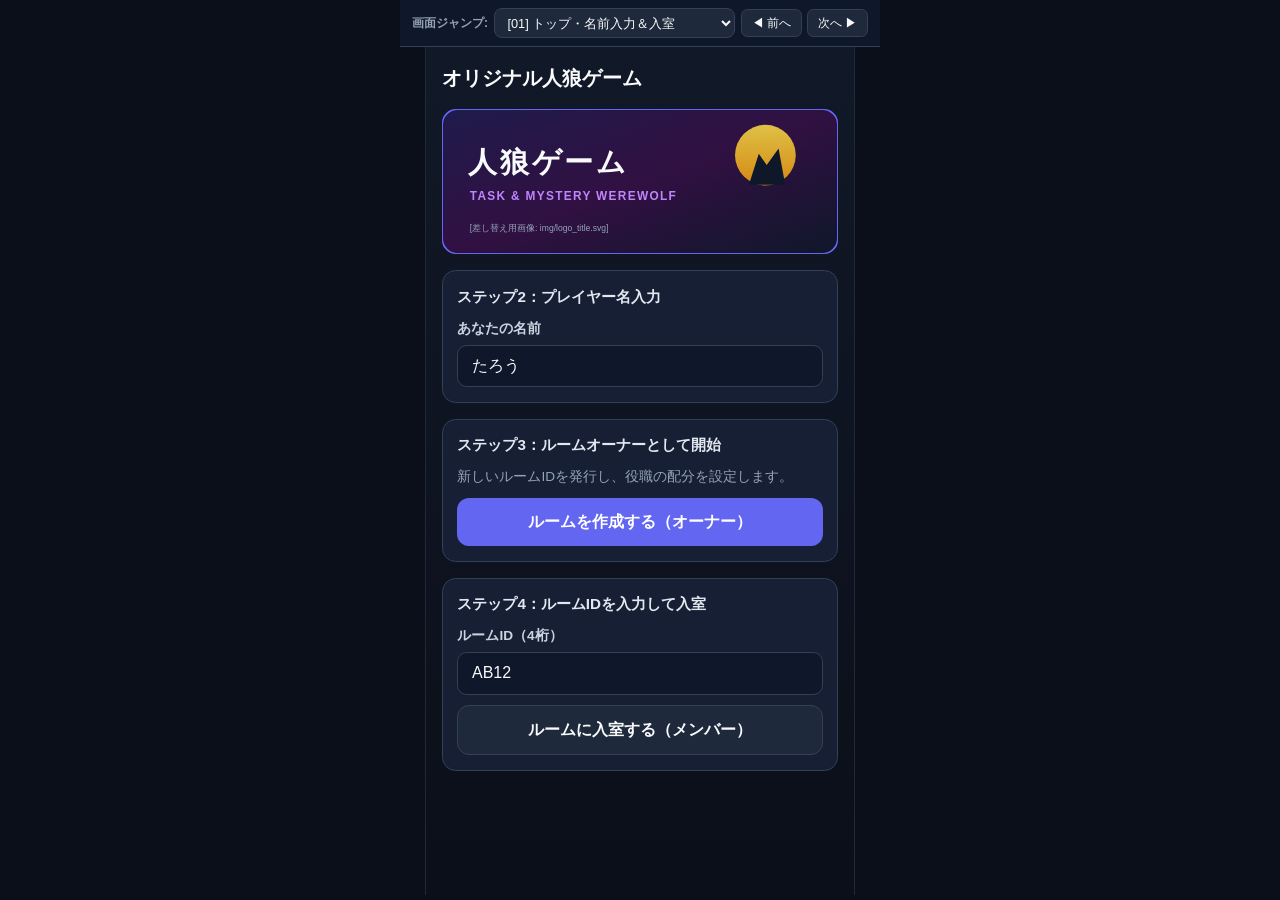
<file: mockup/index.html>
<!DOCTYPE html>
<html lang="ja">
<head>
  <meta charset="utf-8">
  <meta name="viewport" content="width=device-width, initial-scale=1.0">
  <title>オリジナル人狼ゲーム - 画面遷移モックアップ</title>
  <link rel="stylesheet" href="styles.css">
</head>
<body>
  <!-- モックアップ確認用ナビゲーションバー（全画面ジャンプ対応） -->
  <header class="mockup-nav">
    <nav aria-label="モックアップ画面切替ナビゲーション" class="mockup-nav-row">
      <label for="screen-jump-select">画面ジャンプ:</label>
      <select id="screen-jump-select" class="mockup-select">
        <option value="screen-01">[01] トップ・名前入力＆入室</option>
        <option value="screen-02">[02] ロビー＆役職設定（オーナー用）</option>
        <option value="screen-03">[03] ロビー待機（参加メンバー用）</option>
        <option value="screen-04">[04] 役職発表</option>
        <option value="screen-05">[05] 自己紹介タイム</option>
        <option value="screen-06">[06] 初日の夜（0ターン目夜）</option>
        <option value="screen-07">[07] 朝①：前夜の追放・夜襲・復活発表</option>
        <option value="screen-08">[08] 朝②：本日のタスク＆報酬(または罰)発表</option>
        <option value="screen-09">[09] 朝③：タスク（ミニゲーム全5種）実行</option>
        <option value="screen-10">[10] 朝④：タスク結果＆貢献度発表</option>
        <option value="screen-11">[11] 昼のターン：話し合い（5分）</option>
        <option value="screen-12a">[12-1] 夜のターン①：追放投票</option>
        <option value="screen-12b">[12-2] 夜のターン②：脱落者復活投票（報酬時）</option>
        <option value="screen-13">[13] 夜のターン③：スキル発動・夜襲・静観</option>
        <option value="screen-14">[14] ゲーム結果発表（勝敗・引き分け）</option>
      </select>
      <div class="mockup-step-btns">
        <button type="button" id="btn-prev-screen" class="btn-mini">◀ 前へ</button>
        <button type="button" id="btn-next-screen" class="btn-mini">次へ ▶</button>
      </div>
    </nav>
  </header>

  <main class="phone-shell">
    <h1 class="screen-title" id="current-screen-heading">オリジナル人狼ゲーム</h1>

    <!-- ==========================================
         [画面01] トップ・名前入力＆ルーム作成/入室画面
         ========================================== -->
    <section id="screen-01" class="screen is-active" aria-label="トップ・名前入力画面">
      <img src="img/logo_title.svg" alt="人狼ゲーム タイトルロゴ" class="art-banner" width="600" height="220" fetchpriority="high">

      <div class="card">
        <h2 class="card-title">ステップ2：プレイヤー名入力</h2>
        <div class="field-group">
          <label for="player-name-input">あなたの名前</label>
          <input type="text" id="player-name-input" class="text-input" value="たろう" autocomplete="nickname">
        </div>
      </div>

      <div class="card">
        <h2 class="card-title">ステップ3：ルームオーナーとして開始</h2>
        <p class="card-sub">新しいルームIDを発行し、役職の配分を設定します。</p>
        <button type="button" class="btn btn-primary" data-go="screen-02">ルームを作成する（オーナー）</button>
      </div>

      <div class="card">
        <h2 class="card-title">ステップ4：ルームIDを入力して入室</h2>
        <div class="field-group">
          <label for="room-id-input">ルームID（4桁）</label>
          <input type="text" id="room-id-input" class="text-input" value="AB12">
        </div>
        <button type="button" class="btn btn-secondary" data-go="screen-03">ルームに入室する（メンバー）</button>
      </div>
    </section>

    <!-- ==========================================
         [画面02] ルーム待機＆役職設定画面【オーナー用】
         ========================================== -->
    <section id="screen-02" class="screen" aria-label="ルーム待機・役職設定画面（オーナー用）">
      <div class="screen-header">
        <span class="badge badge-turn">ルームID: AB12</span>
        <span class="badge badge-alive">参加者: 10 / 10人</span>
      </div>

      <div class="card">
        <h2 class="card-title">入室メンバー一覧（10人）</h2>
        <p class="card-sub">たろう(オーナー) / じろう / さぶろう / しろう / ごろう / ろくろう / ななこ / はちろう / きゅうた / じゅうべえ</p>
      </div>

      <div class="card">
        <h2 class="card-title">人狼陣営の配分設定（計 <span id="wolf-total-count">3</span> 人）</h2>
        <ul class="role-config-list">
          <li class="role-config-item">
            <span>👁️ 人狼神（全役職把握・夜襲）</span>
            <div class="counter-group">
              <button type="button" class="counter-btn" data-wolf-role="god" data-delta="-1" aria-label="人狼神を減らす">-</button>
              <strong id="count-wolf-god">1</strong>
              <button type="button" class="counter-btn" data-wolf-role="god" data-delta="1" aria-label="人狼神を増やす">+</button>
            </div>
          </li>
          <li class="role-config-item">
            <span>🐺 人狼（仲間認識・夜襲）</span>
            <div class="counter-group">
              <button type="button" class="counter-btn" data-wolf-role="wolf" data-delta="-1" aria-label="人狼を減らす">-</button>
              <strong id="count-wolf-normal">1</strong>
              <button type="button" class="counter-btn" data-wolf-role="wolf" data-delta="1" aria-label="人狼を増やす">+</button>
            </div>
          </li>
          <li class="role-config-item">
            <span>🃏 狂人（人間判定）</span>
            <div class="counter-group">
              <button type="button" class="counter-btn" data-wolf-role="mad" data-delta="-1" aria-label="狂人を減らす">-</button>
              <strong id="count-wolf-mad">0</strong>
              <button type="button" class="counter-btn" data-wolf-role="mad" data-delta="1" aria-label="狂人を増やす">+</button>
            </div>
          </li>
          <li class="role-config-item">
            <span>🔪 サイコキラー（関わると死亡）</span>
            <div class="counter-group">
              <button type="button" class="counter-btn" data-wolf-role="psycho" data-delta="-1" aria-label="サイコキラーを減らす">-</button>
              <strong id="count-wolf-psycho">1</strong>
              <button type="button" class="counter-btn" data-wolf-role="psycho" data-delta="1" aria-label="サイコキラーを増やす">+</button>
            </div>
          </li>
        </ul>
      </div>

      <div class="card">
        <h2 class="card-title">市民陣営の配分設定（各1人 or 0人 チェックボックス）</h2>
        <p class="card-sub">チェックした役職が1人ずつ（恋人は2人組）配役され、残りが「市民」になります。</p>
        <ul class="role-config-list">
          <li class="role-config-item">
            <label class="checkbox-row">
              <span>🔮 占い師（1人）</span>
              <input type="checkbox" class="citizen-role-cb" data-slots="1" checked>
            </label>
          </li>
          <li class="role-config-item">
            <label class="checkbox-row">
              <span>🕯️ 霊媒師（1人）</span>
              <input type="checkbox" class="citizen-role-cb" data-slots="1" checked>
            </label>
          </li>
          <li class="role-config-item">
            <label class="checkbox-row">
              <span>🛡️ 騎士（1人）</span>
              <input type="checkbox" class="citizen-role-cb" data-slots="1" checked>
            </label>
          </li>
          <li class="role-config-item">
            <label class="checkbox-row">
              <span>💕 恋人（2人1セット）</span>
              <input type="checkbox" class="citizen-role-cb" data-slots="2" checked>
            </label>
          </li>
          <li class="role-config-item">
            <label class="checkbox-row">
              <span>🎭 コスプレイヤー（1人・占い黒）</span>
              <input type="checkbox" class="citizen-role-cb" data-slots="1">
            </label>
          </li>
          <li class="role-config-item">
            <label class="checkbox-row">
              <span>💉 奇跡の医者（1人・1回蘇生）</span>
              <input type="checkbox" class="citizen-role-cb" data-slots="1" checked>
            </label>
          </li>
          <li class="role-config-item">
            <span>🏠 <strong>市民（残り枠へ自動割当）</strong></span>
            <strong id="auto-citizen-count">1人</strong>
          </li>
        </ul>
      </div>

      <button type="button" class="btn btn-primary" data-go="screen-04">ステップ5：ゲーム開始！</button>
    </section>

    <!-- ==========================================
         [画面03] ルーム待機画面【参加メンバー用】
         ========================================== -->
    <section id="screen-03" class="screen" aria-label="ルーム待機画面（参加メンバー用）">
      <div class="screen-header">
        <span class="badge badge-turn">ルームID: AB12</span>
        <span class="badge badge-alive">入室完了</span>
      </div>

      <div class="card">
        <h2 class="card-title">ルームオーナーの開始を待っています…</h2>
        <p class="card-sub">オーナーが全員の入室を確認し、役職配分を設定しています。このままお待ちください。</p>
      </div>

      <div class="card">
        <h2 class="card-title">現在の入室メンバー（10人）</h2>
        <ul class="player-list">
          <li class="player-item"><span>たろう（ルームオーナー）</span><span class="badge badge-alive">準備OK</span></li>
          <li class="player-item"><span>じろう（あなた）</span><span class="badge badge-alive">準備OK</span></li>
          <li class="player-item"><span>さぶろう 他8名</span><span class="badge badge-alive">準備OK</span></li>
        </ul>
      </div>

      <button type="button" class="btn btn-primary" data-go="screen-04">（オーナーが開始 ➔ 役職発表へ）</button>
      <button type="button" class="btn btn-secondary" data-go="screen-01">トップへ戻る</button>
    </section>

    <!-- ==========================================
         [画面04] 役職発表画面
         ========================================== -->
    <section id="screen-04" class="screen" aria-label="役職発表画面">
      <div class="card">
        <h2 class="card-title">モック確認用：表示する役職カードを切替</h2>
        <div class="switcher-tabs" id="role-preview-tabs">
          <button type="button" class="tab-chip is-selected" data-role-img="img/role_wolf_god.svg" data-role-name="人狼神" data-role-extra="【人狼神の特権】全員の役職が判明しています：じろう(人狼), さぶろう(サイコキラー), しろう(占い師), ごろう(騎士)...">人狼神</button>
          <button type="button" class="tab-chip" data-role-img="img/role_werewolf.svg" data-role-name="人狼" data-role-extra="【仲間の人狼】たろう(人狼神) があなたの仲間です。">人狼</button>
          <button type="button" class="tab-chip" data-role-img="img/role_madman.svg" data-role-name="狂人" data-role-extra="人狼の味方です。占われても「人間」と判定されます。">狂人</button>
          <button type="button" class="tab-chip" data-role-img="img/role_psycho.svg" data-role-name="サイコキラー" data-role-extra="夜にあなたに関わったプレイヤー（占い・護衛・夜襲・蘇生）は全員死亡します。">サイコキラー</button>
          <button type="button" class="tab-chip" data-role-img="img/role_citizen.svg" data-role-name="市民" data-role-extra="特殊能力はありません。議論とタスクで人狼を見つけましょう。">市民</button>
          <button type="button" class="tab-chip" data-role-img="img/role_seer.svg" data-role-name="占い師" data-role-extra="毎晩1人を占い、「人間」か「人狼」かを知ることができます。">占い師</button>
          <button type="button" class="tab-chip" data-role-img="img/role_medium.svg" data-role-name="霊媒師" data-role-extra="追放されたプレイヤーが「人間」だったか「人狼」だったかを知ることができます。">霊媒師</button>
          <button type="button" class="tab-chip" data-role-img="img/role_knight.svg" data-role-name="騎士" data-role-extra="毎晩1人を人狼の襲撃から守ることができます。">騎士</button>
          <button type="button" class="tab-chip" data-role-img="img/role_lovers.svg" data-role-name="恋人" data-role-extra="【恋人の相方】ななこ さんがあなたの恋人です。片方が死ぬともう片方も後追いします。">恋人</button>
          <button type="button" class="tab-chip" data-role-img="img/role_cosplayer.svg" data-role-name="コスプレイヤー" data-role-extra="騎士と同じく毎晩1人を守りますが、占われると「人狼」と判定されます。">コスプレイヤー</button>
          <button type="button" class="tab-chip" data-role-img="img/role_doctor.svg" data-role-name="奇跡の医者" data-role-extra="ゲーム中1回だけ死亡者を復活させます（サイコキラーを蘇生すると自分が死にます）。">奇跡の医者</button>
        </div>
      </div>

      <img id="role-card-img" src="img/role_wolf_god.svg" alt="役職カードイラスト（ポケモンカードサイズ縦長）" class="art-poke-card" width="400" height="560" loading="lazy">

      <div class="card">
        <h2 class="card-title">あなたの役職：<span id="role-card-title">人狼神</span></h2>
        <p class="card-sub" id="role-card-desc">【人狼神の特権】全員の役職が判明しています：じろう(人狼), さぶろう(サイコキラー), しろう(占い師), ごろう(騎士)...</p>
      </div>

      <button type="button" class="btn btn-primary" data-go="screen-05">役職を確認しました（自己紹介へ）</button>
    </section>

    <!-- ==========================================
         [画面05] 自己紹介タイム画面
         ========================================== -->
    <section id="screen-05" class="screen" aria-label="自己紹介タイム画面">
      <img src="img/banner_intro.svg" alt="自己紹介タイムバナー" class="art-banner" width="600" height="160" loading="lazy">

      <div class="card">
        <h2 class="card-title">ステップ7：リアルに自己紹介！</h2>
        <p class="card-sub">参加者全員で順番にリアルで自己紹介をしましょう。全員終わったら初日の夜へ進みます。</p>
      </div>

      <button type="button" class="btn btn-primary" data-go="screen-06">初日の夜（0ターン目夜）へ進む</button>
    </section>

    <!-- ==========================================
         [画面06] 初日の夜（0ターン目夜）画面
         ========================================== -->
    <section id="screen-06" class="screen" aria-label="初日の夜画面">
      <img src="img/banner_night.svg" alt="初日の夜バナー" class="art-banner" width="600" height="160" loading="lazy">

      <div class="card">
        <h2 class="card-title">ステップ8：初日の夜（誰も殺されません）</h2>
        <p class="card-sub">※占い師のみスキルを発動できます（初日はサイコキラーを占っても返り討ちは無効）。他の役職は説明文を読んでOKをタップしてください。</p>
      </div>

      <div class="card">
        <h2 class="card-title">【占い師の表示】占う相手を選択</h2>
        <label class="vote-option">
          <span>じろう</span>
          <input type="radio" name="first-night-seer" value="じろう（人狼）" checked>
        </label>
        <label class="vote-option">
          <span>さぶろう</span>
          <input type="radio" name="first-night-seer" value="さぶろう（人間）">
        </label>
        <button type="button" class="btn btn-secondary" id="btn-first-night-seer">占い結果をその場で確認する</button>
      </div>

      <div class="card">
        <h2 class="card-title">【市民・その他の役職の表示】</h2>
        <p class="card-sub">初日の夜です。周囲に役職がバレないよう、説明文を読んで下のOKボタンをタップしてください。</p>
        <button type="button" class="btn btn-primary" data-go="screen-07">確認OK（1ターン目の朝へ）</button>
      </div>
    </section>

    <!-- ==========================================
         [画面07] 朝のターン①：前夜の追放・夜襲・復活発表画面
         ========================================== -->
    <section id="screen-07" class="screen" aria-label="朝のターン：前夜の結果発表画面">
      <div class="screen-header">
        <span class="badge badge-turn">ターン 2 / 5</span>
        <span class="badge badge-alive">朝のターン（残り 05:00）</span>
      </div>

      <img src="img/banner_morning.svg" alt="朝のターンバナー" class="art-banner" width="600" height="160" loading="lazy">

      <div class="card">
        <h2 class="card-title">昨晩の追放・夜襲・復活結果の発表</h2>
        <ul class="player-list">
          <li class="player-item">
            <span>⚖️ 投票で追放された人</span>
            <span class="badge badge-dead">ろくろう</span>
          </li>
          <li class="player-item">
            <span>🐺 夜襲（または返り討ち）の犠牲者</span>
            <span class="badge badge-dead">はちろう</span>
          </li>
          <li class="player-item">
            <span>💉 復活した人</span>
            <span class="badge badge-alive">なし</span>
          </li>
        </ul>
        <p class="card-sub">※ここでどちらかの陣営が全滅していた場合、または5ターン終了時は「ゲーム結果発表画面」へ遷移します。</p>
      </div>

      <button type="button" class="btn btn-primary" data-go="screen-08">本日のタスク発表へ進む</button>
      <button type="button" class="btn btn-secondary" data-go="screen-14">（決着時ルート：ゲーム結果発表画面へ）</button>
    </section>

    <!-- ==========================================
         [画面08] 朝のターン②：本日のタスク＆報酬(または罰)発表画面
         ========================================== -->
    <section id="screen-08" class="screen" aria-label="朝のターン：本日のタスク＆報酬発表画面">
      <div class="screen-header">
        <span class="badge badge-turn">ステップ9：タスク＆報酬(罰)発表</span>
        <span class="badge badge-alive">1ゲーム内重複なし抽選</span>
      </div>

      <div class="card">
        <h2 class="card-title">モック確認用：メリット／デメリット表示切替（1ターン1個抽選）</h2>
        <div class="switcher-tabs" id="effect-preview-tabs">
          <button type="button" class="tab-chip is-selected" data-effect-img="img/icon_reward.svg" data-effect-title="【成功報酬（メリット）】全員ナイトスキル付与" data-effect-desc="タスク成功で、今晩市民全員がナイト（護衛）スキルを使えます！（※失敗時は何も起きません）">メリット① 全員ナイト</button>
          <button type="button" class="tab-chip" data-effect-img="img/icon_reward.svg" data-effect-title="【成功報酬（メリット）】脱落者1名復活投票" data-effect-desc="タスク成功で、今晩の夜ターンに脱落者を1人だけ投票で復活できます！">メリット③ 1名復活</button>
          <button type="button" class="tab-chip" data-effect-img="img/icon_reward.svg" data-effect-title="【成功報酬（メリット）】夜襲封じ" data-effect-desc="タスク成功で、今晩の人狼による夜襲を完全に封じます！">メリット④ 夜襲封じ</button>
          <button type="button" class="tab-chip" data-effect-img="img/icon_penalty.svg" data-effect-title="【失敗時の罰（デメリット）】夜襲対象＋1人" data-effect-desc="タスクに失敗すると、今晩の夜襲で襲われる数が1人増えます！（※成功で回避）">デメリット① 夜襲+1</button>
          <button type="button" class="tab-chip" data-effect-img="img/icon_penalty.svg" data-effect-title="【失敗時の罰（デメリット）】追放投票で2人追放" data-effect-desc="タスクに失敗すると、今晩の追放投票で上位2人が追放されます！（※成功で回避）">デメリット③ 2人追放</button>
        </div>
      </div>

      <img id="announce-effect-img" src="img/icon_reward.svg" alt="今回の報酬または罰カード" class="art-card" width="400" height="260" loading="lazy">

      <div class="card">
        <h2 class="card-title" id="announce-effect-title">【成功報酬（メリット）】全員ナイトスキル付与</h2>
        <p class="card-sub" id="announce-effect-desc">タスク成功で、今晩市民全員がナイト（護衛）スキルを使えます！（※失敗時は何も起きません）</p>
      </div>

      <button type="button" class="btn btn-primary" data-go="screen-09">ステップ10：みんなでタスクを開始！</button>
    </section>

    <!-- ==========================================
         [画面09] 朝のターン③：タスク（ミニゲーム全5種）実行画面
         ========================================== -->
    <section id="screen-09" class="screen" aria-label="朝のターン：ミニゲーム実行画面">
      <div class="card">
        <h2 class="card-title">モック確認用：全5種のミニゲーム画面切替</h2>
        <div class="switcher-tabs" id="minigame-preview-tabs">
          <button type="button" class="tab-chip is-selected" data-mg="mg-1">① みんなで連打</button>
          <button type="button" class="tab-chip" data-mg="mg-2">② 気持ちを合わせろ</button>
          <button type="button" class="tab-chip" data-mg="mg-3">③ かぶっちゃだめよ</button>
          <button type="button" class="tab-chip" data-mg="mg-4">④ みんな答えろ</button>
          <button type="button" class="tab-chip" data-mg="mg-5">⑤ 10秒チャレンジ</button>
        </div>
      </div>

      <!-- 09-1: みんなで連打 -->
      <div id="mg-1" class="card mg-panel">
        <img src="img/task_mash.svg" alt="みんなで連打バナー" class="art-card" width="400" height="260" loading="lazy">
        <div class="timer-box">
          <div>残り 42秒 ｜ チーム合計: <strong id="mash-total">742</strong> / 800回</div>
        </div>
        <button type="button" class="btn btn-mash" id="btn-mash-tap">TAP!! 連打！（あなた: <span id="mash-my-count">92</span>回）</button>
      </div>

      <!-- 09-2: 気持ちを合わせろクイズ -->
      <div id="mg-2" class="card mg-panel" hidden>
        <img src="img/task_match_quiz.svg" alt="気持ちを合わせろクイズバナー" class="art-card" width="400" height="260" loading="lazy">
        <h3 class="card-title">お題：「赤い果物」【ひらがなで答えろ】</h3>
        <p class="card-sub">生存メンバー全員の回答が一致すれば成功！</p>
        <input type="text" class="text-input" value="りんご" aria-label="気持ちを合わせろクイズの回答">
      </div>

      <!-- 09-3: かぶっちゃだめよクイズ -->
      <div id="mg-3" class="card mg-panel" hidden>
        <img src="img/task_unique_quiz.svg" alt="かぶっちゃだめよクイズバナー" class="art-card" width="400" height="260" loading="lazy">
        <h3 class="card-title">お題：「果物」【ひらがなで答えろ】</h3>
        <p class="card-sub">他のメンバーと1人も回答がかぶらなければ成功！</p>
        <input type="text" class="text-input" value="ますかっと" aria-label="かぶっちゃだめよクイズの回答">
      </div>

      <!-- 09-4: みんな答えろクイズ -->
      <div id="mg-4" class="card mg-panel" hidden>
        <img src="img/task_relay_quiz.svg" alt="みんな答えろクイズバナー" class="art-card" width="400" height="260" loading="lazy">
        <h3 class="card-title">お題：「都道府県」【漢字で答えろ】（残り 35秒）</h3>
        <p class="card-sub">既出：北海道 → 青森県 → 東京都 → 福岡県（次はあなたの番です！）</p>
        <input type="text" class="text-input" value="沖縄県" aria-label="みんな答えろクイズの回答">
      </div>

      <!-- 09-5: 10秒チャレンジ -->
      <div id="mg-5" class="card mg-panel" hidden>
        <img src="img/task_timer10.svg" alt="10秒チャレンジバナー" class="art-card" width="400" height="260" loading="lazy">
        <h3 class="card-title">10.0秒ぴったりでストップ！（9.5〜10.5秒で成功）</h3>
        <div class="timer-box">
          <div class="timer-value" id="stop10-display">??.?? 秒</div>
        </div>
        <button type="button" class="btn btn-danger" id="btn-stop10">STOP!（10秒で押す）</button>
      </div>

      <button type="button" class="btn btn-primary" data-go="screen-10">タスク終了 ➔ 結果＆貢献度発表へ</button>
    </section>

    <!-- ==========================================
         [画面10] 朝のターン④：タスク結果＆貢献度発表画面
         ========================================== -->
    <section id="screen-10" class="screen" aria-label="タスク結果・貢献度発表画面">
      <div class="screen-header">
        <span class="badge badge-turn">ステップ11：タスク結果発表</span>
        <span class="badge badge-alive">報酬獲得！</span>
      </div>

      <div class="card">
        <h2 class="card-title">🎉 タスク成功！報酬が発動します</h2>
        <p class="card-sub">各プレイヤーのタスクへの貢献度（回答・回数・秒数）を公開します。人狼がバレないように足を引っ張っていないか推理しましょう！</p>
      </div>

      <div class="card">
        <h2 class="card-title">プレイヤー別 タスク貢献度一覧</h2>
        <ul class="player-list">
          <li class="player-item"><span>たろう</span><span class="badge badge-alive">118回 / 10.04秒 (成功)</span></li>
          <li class="player-item"><span>じろう</span><span class="badge badge-alive">105回 / 9.88秒 (成功)</span></li>
          <li class="player-item"><span>さぶろう</span><span class="badge badge-dead">76回 / 8.92秒 (微妙に未達…)</span></li>
          <li class="player-item"><span>しろう</span><span class="badge badge-alive">112回 / 10.21秒 (成功)</span></li>
          <li class="player-item"><span>ごろう</span><span class="badge badge-alive">101回 / 9.65秒 (成功)</span></li>
        </ul>
      </div>

      <button type="button" class="btn btn-primary" data-go="screen-11">ステップ12：昼のターン（話し合い）へ</button>
    </section>

    <!-- ==========================================
         [画面11] 昼のターン：話し合い画面（5分）
         ========================================== -->
    <section id="screen-11" class="screen" aria-label="昼のターン：話し合い画面">
      <div class="screen-header">
        <span class="badge badge-turn">ターン 2 / 5</span>
        <span class="badge badge-alive">昼のターン（議論）</span>
      </div>

      <img src="img/banner_day.svg" alt="昼のターンバナー" class="art-banner" width="600" height="160" loading="lazy">

      <div class="timer-box">
        <div>話し合い残り時間</div>
        <div class="timer-value">04:59</div>
      </div>

      <div class="card">
        <h2 class="card-title">生存・脱落プレイヤー状況</h2>
        <ul class="player-list">
          <li class="player-item"><span>たろう / じろう / さぶろう / しろう / ごろう / ななこ / きゅうた / じゅうべえ</span><span class="badge badge-alive">生存 8名</span></li>
          <li class="player-item"><span>ろくろう / はちろう</span><span class="badge badge-dead">脱落 2名</span></li>
        </ul>
      </div>

      <details class="info-drawer" open>
        <summary>📊 今朝のタスク貢献度・発生中の報酬／罰を確認</summary>
        <p class="card-sub">・今朝の貢献度ワースト：さぶろう（76回 / 8.92秒）<br>・本日の適用効果：今晩、市民全員がナイトスキル使用可能</p>
      </details>

      <button type="button" class="btn btn-primary" data-go="screen-12a">ステップ13：夜のターン（追放投票）へ</button>
    </section>

    <!-- ==========================================
         [画面12-1] 夜のターン①：追放投票画面
         ========================================== -->
    <section id="screen-12a" class="screen" aria-label="夜のターン：追放投票画面">
      <div class="screen-header">
        <span class="badge badge-turn">ステップ13-1：追放投票</span>
        <span class="badge badge-alive">夜のターン（残り 05:00）</span>
      </div>

      <img src="img/banner_night.svg" alt="夜のターンバナー" class="art-banner" width="600" height="160" loading="lazy">

      <div class="card">
        <h2 class="card-title">追放したいプレイヤーを1人選んで投票</h2>
        <p class="card-sub">※同票の場合はランダムで決定されます。追放結果の全体発表は翌朝のターン冒頭で行われます。</p>
        <label class="vote-option">
          <span>さぶろう</span>
          <input type="radio" name="exile-vote" value="さぶろう" checked>
        </label>
        <label class="vote-option">
          <span>じろう</span>
          <input type="radio" name="exile-vote" value="じろう">
        </label>
        <label class="vote-option">
          <span>しろう</span>
          <input type="radio" name="exile-vote" value="しろう">
        </label>
      </div>

      <button type="button" class="btn btn-primary" data-go="screen-13">投票完了 ➔ スキル発動ターンへ（通常時）</button>
      <button type="button" class="btn btn-secondary" data-go="screen-12b">投票完了 ➔ 脱落者復活投票へ（報酬発生時）</button>
    </section>

    <!-- ==========================================
         [画面12-2] 夜のターン②：脱落者復活投票画面（報酬時）
         ========================================== -->
    <section id="screen-12b" class="screen" aria-label="夜のターン：脱落者復活投票画面">
      <div class="screen-header">
        <span class="badge badge-turn">ステップ13-2：復活投票【報酬】</span>
        <span class="badge badge-alive">脱落者1名復活</span>
      </div>

      <img src="img/icon_reward.svg" alt="復活報酬バナー" class="art-card" width="400" height="260" loading="lazy">

      <div class="card">
        <h2 class="card-title">復活させたい脱落者を1人選んで投票</h2>
        <p class="card-sub">※追放者・夜襲犠牲者全員が対象です（最悪、人狼を復活させてしまう可能性もあります）。</p>
        <label class="vote-option">
          <span>ろくろう（脱落者）</span>
          <input type="radio" name="revive-vote" value="ろくろう" checked>
        </label>
        <label class="vote-option">
          <span>はちろう（脱落者）</span>
          <input type="radio" name="revive-vote" value="はちろう">
        </label>
      </div>

      <button type="button" class="btn btn-primary" data-go="screen-13">復活投票完了 ➔ スキル発動ターンへ</button>
    </section>

    <!-- ==========================================
         [画面13] 夜のターン③：スキル発動・夜襲・市民OK・静観画面
         ========================================== -->
    <section id="screen-13" class="screen" aria-label="夜のターン：スキル発動・夜襲・静観画面">
      <div class="card">
        <h2 class="card-title">モック確認用：役職・状態別の夜画面切替</h2>
        <div class="switcher-tabs" id="night-view-tabs">
          <button type="button" class="tab-chip is-selected" data-night-panel="np-seer">13-1 占い師・霊媒師</button>
          <button type="button" class="tab-chip" data-night-panel="np-wolf">13-2 人狼夜襲・騎士・医者</button>
          <button type="button" class="tab-chip" data-night-panel="np-citizen">13-3 市民OK・死亡者静観</button>
        </div>
      </div>

      <!-- 13-1: 占い師・霊媒師（即時結果表示） -->
      <div id="np-seer" class="card night-panel">
        <img src="img/role_seer.svg" alt="占い師・霊媒師スキル画像" class="art-poke-card" width="400" height="560" loading="lazy">
        <h3 class="card-title">【占い師 / 霊媒師】スキル発動（即時結果確認）</h3>
        <p class="card-sub">スマホを見る動作で役職がバレないよう、この場ですぐ結果を確認してOKをタップします。</p>
        <button type="button" class="btn btn-secondary" id="btn-open-seer-modal">🔮 占い結果をその場で表示（モーダル）</button>
        <button type="button" class="btn btn-secondary" id="btn-open-medium-modal">🕯️ 追放者の霊媒結果をその場で表示（モーダル）</button>
      </div>

      <!-- 13-2: 人狼（多数決夜襲）・騎士・奇跡の医者 -->
      <div id="np-wolf" class="card night-panel" hidden>
        <img src="img/role_werewolf.svg" alt="人狼の夜襲・騎士・医者スキル画像" class="art-poke-card" width="400" height="560" loading="lazy">
        <h3 class="card-title">【人狼・人狼神】夜襲対象を多数決で決定</h3>
        <p class="card-sub">仲間の人狼が複数いる場合は多数決（同票時はランダム）で襲撃先が決まります。</p>
        <label class="vote-option">
          <span>しろう（仲間「たろう」が選択中）</span>
          <input type="radio" name="wolf-attack" checked>
        </label>
        <label class="vote-option">
          <span>ごろう</span>
          <input type="radio" name="wolf-attack">
        </label>
        <p class="card-sub">※騎士・コスプレイヤーは護衛対象、奇跡の医者は蘇生対象（ゲーム中1回）を同様に選択します。</p>
      </div>

      <!-- 13-3: 市民ダミーOK ＆ 死亡者静観 -->
      <div id="np-citizen" class="card night-panel" hidden>
        <img src="img/icon_spectator.svg" alt="市民確認・死亡者静観画像" class="art-card" width="400" height="260" loading="lazy">
        <h3 class="card-title">【市民・狂人・サイコキラー・恋人】</h3>
        <p class="card-sub">説明文を読んで、他の役職と同じタイミングで下の「OK」をタップしてください。</p>
        <hr style="border-color: var(--border-subtle); width: 100%;">
        <h3 class="card-title">【死亡したプレイヤーの画面】</h3>
        <p class="card-sub">あなたは現在脱落しています。「奇跡の医者」や「タスク報酬」で復活する可能性があるため、ゲーム終了まで静観してください。</p>
      </div>

      <button type="button" class="btn btn-primary" data-go="screen-07">OK（翌朝のターン［ステップ9］へループ）</button>
      <button type="button" class="btn btn-secondary" data-go="screen-14">（5ターン終了／全滅時：ゲーム結果発表へ）</button>
    </section>

    <!-- ==========================================
         [画面14] ゲーム結果発表画面
         ========================================== -->
    <section id="screen-14" class="screen" aria-label="ゲーム結果発表画面">
      <div class="card">
        <h2 class="card-title">モック確認用：勝敗結果バナー切替</h2>
        <div class="switcher-tabs" id="ending-preview-tabs">
          <button type="button" class="tab-chip is-selected" data-end-img="img/banner_victory_citizen.svg" data-end-title="🏆 市民陣営の勝利！" data-end-sub="人狼陣営が全滅（または5ターン終了時に市民陣営が多数）となりました！">市民陣営 勝利</button>
          <button type="button" class="tab-chip" data-end-img="img/banner_victory_wolf.svg" data-end-title="🐺 人狼陣営の勝利！" data-end-sub="市民陣営が全滅（または5ターン終了時に人狼陣営が多数）となりました！">人狼陣営 勝利</button>
          <button type="button" class="tab-chip" data-end-img="img/banner_draw.svg" data-end-title="⚖️ 引き分け（DRAW）" data-end-sub="5ターン終了時点で市民陣営と人狼陣営の生存人数が同数となりました！">引き分け</button>
        </div>
      </div>

      <img id="ending-banner-img" src="img/banner_victory_citizen.svg" alt="勝敗結果バナー" class="art-banner" width="600" height="160" loading="lazy">

      <div class="card">
        <h2 class="card-title" id="ending-title">🏆 市民陣営の勝利！</h2>
        <p class="card-sub" id="ending-sub">人狼陣営が全滅（または5ターン終了時に市民陣営が多数）となりました！</p>
      </div>

      <div class="card">
        <h2 class="card-title">全プレイヤーの役職公開</h2>
        <ul class="player-list">
          <li class="player-item"><span>たろう</span><span>人狼神（人狼陣営）</span></li>
          <li class="player-item"><span>じろう</span><span>人狼（人狼陣営）</span></li>
          <li class="player-item"><span>さぶろう</span><span>サイコキラー（人狼陣営）</span></li>
          <li class="player-item"><span>しろう</span><span>占い師（市民陣営）</span></li>
          <li class="player-item"><span>ごろう</span><span>騎士（市民陣営）</span></li>
          <li class="player-item"><span>ろくろう</span><span>霊媒師（市民陣営）</span></li>
          <li class="player-item"><span>ななこ・はちろう</span><span>恋人（市民陣営）</span></li>
          <li class="player-item"><span>きゅうた</span><span>奇跡の医者（市民陣営）</span></li>
          <li class="player-item"><span>じゅうべえ</span><span>市民（市民陣営）</span></li>
        </ul>
      </div>

      <button type="button" class="btn btn-primary" data-go="screen-02">同じメンバーでもう一度遊ぶ（ロビーへ）</button>
      <button type="button" class="btn btn-secondary" data-go="screen-01">トップ画面へ戻る</button>
    </section>
  </main>

  <!-- 占い師・霊媒師の即時結果表示用 ネイティブ Dialog -->
  <dialog id="skill-result-dialog" aria-labelledby="skill-dialog-title">
    <h2 class="card-title" id="skill-dialog-title">スキル結果（即時表示）</h2>
    <p class="card-sub" id="skill-dialog-body">じろう さんは【人狼】でした。</p>
    <form method="dialog">
      <button type="submit" value="ok" class="btn btn-primary" autofocus>確認して閉じる（OK）</button>
    </form>
  </dialog>

  <script src="app.js"></script>
</body>
</html>
</file>
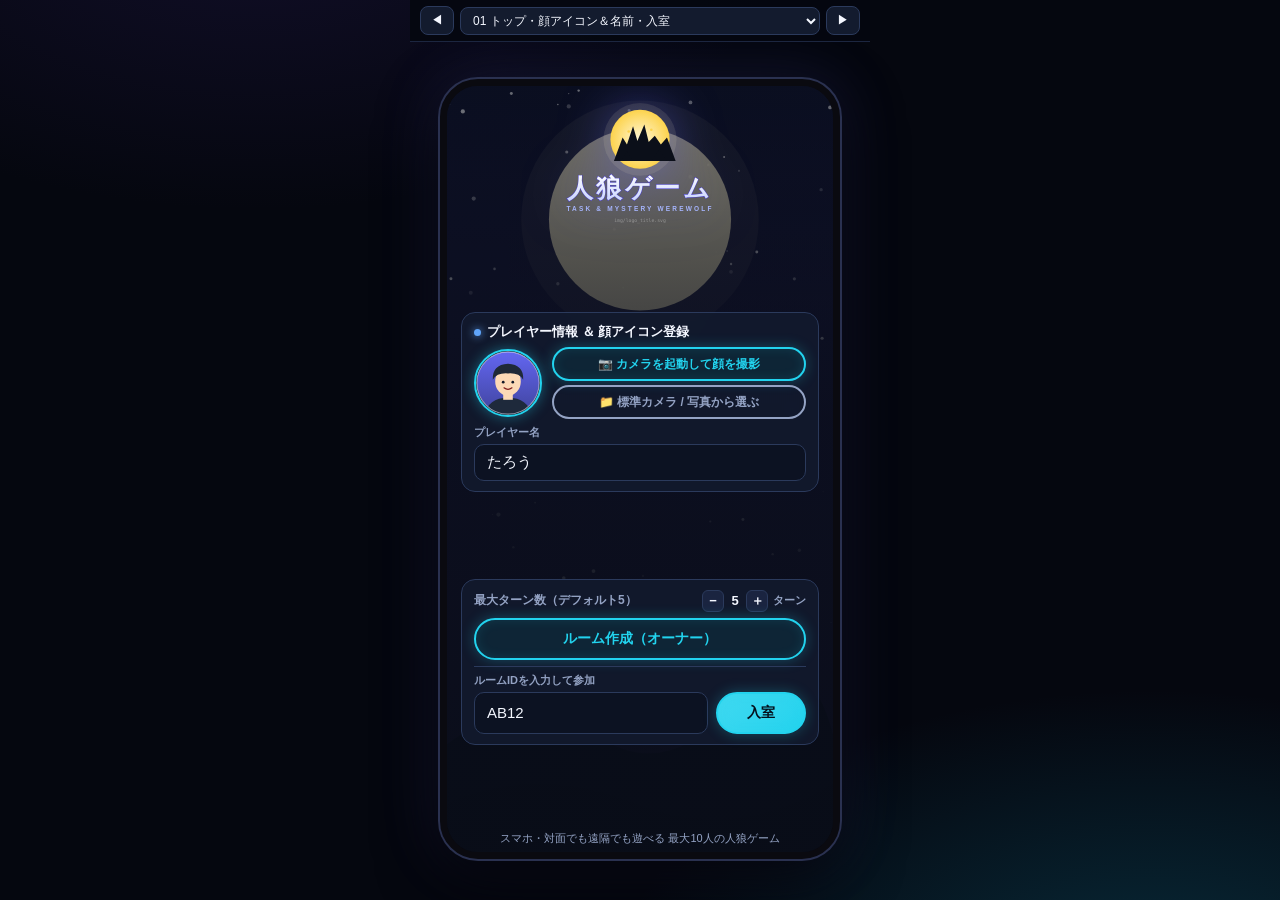
<file: mockup2/index.html>
﻿<!DOCTYPE html>
<html lang="ja">
<head>
  <meta charset="utf-8">
  <meta name="viewport" content="width=device-width, initial-scale=1.0">
  <title>人狼ゲーム モックアップ2（完全ノンスクロール1画面設計）</title>
  <link rel="stylesheet" href="styles.css">
</head>
<body>

  <!-- モック操作バー（スマホ画面の外側：画面ジャンプ＆パターン切替） -->
  <header class="mock-bar">
    <div class="mock-bar__main">
      <label for="jump" hidden>画面ジャンプ</label>
      <button type="button" id="prev" aria-label="前の画面">◀</button>
      <select id="jump">
        <option value="s01">01 トップ・顔アイコン＆名前・入室</option>
        <option value="s02">02 ロビー＆役職設定（オーナー）</option>
        <option value="s03">03 ロビー待機（メンバー）</option>
        <option value="s04">04 役職発表（ポケカ縦長比率）</option>
        <option value="s05">05 自己紹介タイム</option>
        <option value="s06">06 初日の夜（0ターン目）</option>
        <option value="s07">07 朝① 前夜の結果発表</option>
        <option value="s08">08 朝② タスク＆報酬(罰)発表</option>
        <option value="s09">09 朝③ タスク実行（ミニゲーム5種）</option>
        <option value="s10">10 朝④ タスク結果＆貢献度</option>
        <option value="s11">11 昼のターン（話し合い）</option>
        <option value="s12a">12-1 夜① 追放投票</option>
        <option value="s12b">12-2 夜② 脱落者復活投票</option>
        <option value="s13">13 夜③ スキル発動・夜襲・静観</option>
        <option value="s14">14 ゲーム結果発表</option>
      </select>
      <button type="button" id="next" aria-label="次の画面">▶</button>
    </div>
    <!-- 画面内のパターン切替用サブバー（スマホ枠内を圧迫しないよう外部配置） -->
    <div class="mock-bar__sub" id="subBar" hidden></div>
  </header>

  <main class="stage">
    <div class="phone" id="phone">

      <!-- ===================== 01 トップ ===================== -->
      <section class="screen title-screen is-active" id="s01" aria-label="トップ・顔アイコン＆名前・入室" data-phase="night">
        <div class="screen__bg"><img src="img/bg_title.svg" alt="" width="390" height="844"></div>
        <div class="screen__body">
          <img class="title-logo" src="img/logo_title.svg" alt="人狼ゲーム TASK & MYSTERY WEREWOLF" width="400" height="300" fetchpriority="high">
          <div class="card card--blue">
            <h2 class="card__title"><span class="dot"></span>プレイヤー情報 ＆ 顔アイコン登録</h2>
            <div class="selfie-box">
              <div class="selfie-frame">
                <img id="selfiePreview" src="img/avatar_01.svg" alt="あなたの顔アイコンプレビュー" width="68" height="68">
                <video id="selfieVideo" width="68" height="68" muted playsinline aria-hidden="true" hidden></video>
              </div>
              <div class="selfie-actions">
                <button type="button" class="btn btn--cyan btn--sm" id="btnCameraToggle">📷 カメラを起動して顔を撮影</button>
                <label class="btn btn--ghost btn--sm selfie-upload-label" for="selfieFileInput">📁 標準カメラ / 写真から選ぶ</label>
                <input id="selfieFileInput" type="file" accept="image/*" capture="user" hidden>
              </div>
            </div>
            <div class="field">
              <label for="name">プレイヤー名</label>
              <input id="name" class="input" type="text" value="たろう" placeholder="プレイヤー名を入力" autocomplete="nickname" maxlength="8">
            </div>
          </div>

          <div class="card">
            <div class="row-between">
              <span style="font-size:12px;font-weight:800;color:var(--muted)">最大ターン数（デフォルト5）</span>
              <span class="stepper">
                <button type="button" data-max-turn="-1" aria-label="ターン数を減らす">−</button>
                <b data-max-turn-val>5</b>
                <button type="button" data-max-turn="1" aria-label="ターン数を増やす">＋</button>
                <span style="font-size:11px;font-weight:800;color:var(--muted)">ターン</span>
              </span>
            </div>
            <button type="button" class="btn btn--cyan" data-go="s02">ルーム作成（オーナー）</button>
            <hr class="divider">
            <div class="field">
              <label for="roomid">ルームIDを入力して参加</label>
              <div class="input-row">
                <input id="roomid" class="input" type="text" value="AB12" placeholder="ルームID" maxlength="4" autocapitalize="characters">
                <button type="button" class="btn btn--solid btn--cyan" data-go="s03">入室</button>
              </div>
            </div>
          </div>
          <p class="hint-line">スマホ・対面でも遠隔でも遊べる 最大10人の人狼ゲーム</p>
        </div>
      </section>

      <!-- ===================== 02 ロビー（オーナー） ===================== -->
      <section class="screen" id="s02" aria-label="ルーム待機・役職設定（オーナー）" data-phase="night">
        <div class="screen__bg"><img src="img/bg_night.svg" alt="" width="390" height="844"></div>
        <div class="screen__body">
          <div class="hdr">
            <div><div class="roomtag">ルームID</div><div class="big-id">AB12</div></div>
            <div style="display:flex;gap:5px;align-items:center">
              <span class="chip chip--accent">全<b data-max-turn-val>5</b>ターン</span>
              <span class="chip chip--green">10 / 10人</span>
            </div>
          </div>
          <div class="card"><div class="avatar-grid" data-render="avatars" data-mode="lobby"></div></div>

          <div class="card card--red">
            <h2 class="card__title"><span class="dot"></span>人狼陣営の配分（計 <span id="wolfTotal">3</span>人）</h2>
            <div class="config-grid-2" data-render="wolfsteppers"></div>
          </div>

          <div class="card card--blue">
            <div class="row-between">
              <h2 class="card__title"><span class="dot"></span>市民特別枠（0 or 1人）</h2>
              <span class="chip">🏠 市民自動割当: <b id="autoCitizen">1人</b></span>
            </div>
            <div class="config-grid-2" data-render="citizenswitches"></div>
          </div>
          <div class="total-bar" id="totalBar"><span>配役合計</span><b id="totalVal">10 / 10人</b></div>
        </div>
        <div class="screen__footer"><button type="button" class="btn btn--solid btn--red" data-go="s04">ゲーム開始</button></div>
      </section>

      <!-- ===================== 03 ロビー（メンバー） ===================== -->
      <section class="screen" id="s03" aria-label="ルーム待機（メンバー）" data-phase="night">
        <div class="screen__bg"><img src="img/bg_night.svg" alt="" width="390" height="844"></div>
        <div class="screen__body">
          <div class="hdr">
            <div><div class="roomtag">ルームID</div><div class="big-id">AB12</div></div>
            <div style="display:flex;gap:5px;align-items:center">
              <span class="chip chip--accent">全<b data-max-turn-val>5</b>ターン</span>
              <span class="chip chip--green">10 / 10人</span>
            </div>
          </div>
          <div class="card"><div class="avatar-grid" data-render="avatars" data-mode="lobby-member"></div></div>
          <div class="card card--blue center">
            <p class="muted" style="color:#dbe5ff;font-weight:800">オーナーが役職を設定中です…<br>しばらくお待ちください</p>
            <div class="spinner" role="status" aria-label="読み込み中"></div>
          </div>
        </div>
        <div class="screen__footer">
          <button type="button" class="btn btn--solid btn--cyan" data-go="s04">（オーナーが開始 → 役職発表へ）</button>
          <button type="button" class="btn btn--ghost" data-go="s01">退室してトップへ</button>
        </div>
      </section>

      <!-- ===================== 04 役職発表 ===================== -->
      <section class="screen" id="s04" aria-label="役職発表" data-phase="night">
        <div class="screen__bg"><img src="img/bg_night.svg" alt="" width="390" height="844"></div>
        <div class="screen__body">
          <h1 class="hdr__title" style="justify-content:center">あなたの役職は…？</h1>
          <button type="button" class="flip" id="flip" aria-label="カードをタップして役職を確認">
            <div class="flip__inner">
              <div class="flip__face"><img src="img/role_card_back.jpg" alt="役職カード（裏面）" width="571" height="1024"></div>
              <div class="flip__face flip__front"><img id="roleImg" src="img/role_wolf_god.jpg" alt="役職カード" width="571" height="1024"></div>
            </div>
          </button>
          <p class="hint-line" id="flipHint">👆 カードをタップしてめくる</p>
          <div class="card card--glow" id="roleInfo" hidden>
            <h2 class="card__title"><span class="dot"></span><span id="roleName">人狼神</span><span class="chip chip--red" id="roleFaction" style="margin-left:auto">人狼陣営</span></h2>
            <p class="muted" id="roleDesc"></p>
            <div id="roleExtra"></div>
          </div>
        </div>
        <div class="screen__footer"><button type="button" class="btn btn--solid" id="roleOk" data-go="s05" disabled>確認しました（OK）</button></div>
      </section>

      <!-- ===================== 05 自己紹介 ===================== -->
      <section class="screen" id="s05" aria-label="自己紹介タイム" data-phase="intro">
        <div class="screen__bg"><img src="img/bg_day.svg" alt="" width="390" height="844"></div>
        <div class="screen__body">
          <div class="hdr"><h1 class="hdr__title">💬 自己紹介タイム</h1><span class="chip chip--accent">ステップ7</span></div>
          <div class="ring" data-countdown="180" data-total="180"><div class="ring__text"><span data-time>03:00</span><small>目安時間</small></div></div>
          <div class="bubble">リアルで順番に自己紹介をしましょう！</div>
          <div class="card"><h2 class="card__title">話す順番（全員の顔アイコン＆名前）</h2><div class="order" data-render="order"></div></div>
        </div>
        <div class="screen__footer"><button type="button" class="btn btn--solid" data-go="s06">次へ（初日の夜へ）</button></div>
      </section>

      <!-- ===================== 06 初日の夜 ===================== -->
      <section class="screen" id="s06" aria-label="初日の夜" data-phase="night">
        <div class="screen__bg"><img src="img/bg_night.svg" alt="" width="390" height="844"></div>
        <div class="screen__body">
          <div class="hdr"><h1 class="hdr__title">🌙 初日の夜（0ターン目）</h1><span class="chip chip--accent">誰も殺されません</span></div>
          <div class="card card--violet" data-variant="fn-seer">
            <h2 class="card__title"><span class="dot"></span>【占い師】占う相手を1人選択（初日返り討ち無効）</h2>
            <div class="picklist" data-render="picks" data-name="fnseer" data-filter="others"></div>
            <button type="button" class="btn btn--violet btn--sm" data-skill="seer" data-pick="fnseer">🔮 占う（その場で結果表示）</button>
          </div>
          <div class="card card--blue" data-variant="fn-other" hidden>
            <h2 class="card__title"><span class="dot"></span>お知らせ</h2>
            <p class="muted" style="color:#dbe5ff">初日の夜です。役職の説明を確認して、OKをタップしてください。</p>
            <p class="muted">（周囲に役職が分からないよう、全員が同じタイミングで操作します）</p>
          </div>
        </div>
        <div class="screen__footer"><button type="button" class="btn btn--solid btn--violet" data-go="s07">OK（夜の行動完了）</button></div>
      </section>

      <!-- ===================== 07 朝① ===================== -->
      <section class="screen" id="s07" aria-label="朝：前夜の結果" data-phase="morning">
        <div class="screen__bg"><img src="img/bg_morning.svg" alt="" width="390" height="844"></div>
        <div class="screen__body">
          <div class="hdr"><h1 class="hdr__title">☀️ 2ターン目の朝</h1><span class="chip chip--accent">ターン 2 / <span data-max-turn-val>5</span></span></div>
          <div class="hero"><img src="img/hero_morning.svg" alt="" width="600" height="240" fetchpriority="high"></div>
          <div class="card">
            <div class="row-between"><b>現在の生存者</b><b class="accent">8人 / 10人</b></div>
            <div class="stat-bar"><i style="--w:80%"></i></div>
          </div>
          <div class="card card--red">
            <h2 class="card__title"><span class="dot"></span>昨晩の追放・夜襲・復活発表</h2>
            <div class="events">
              <div class="event"><img class="avatar" src="img/avatar_07.svg" alt="" width="30" height="30"><div><div class="event__label">⚖️ 追放された人</div><div class="event__val">ろくろう</div></div></div>
              <div class="event"><img class="avatar" src="img/avatar_09.svg" alt="" width="30" height="30"><div><div class="event__label">🐺 昨晩の犠牲者（夜襲）</div><div class="event__val">はちろう</div></div></div>
              <div class="event"><div class="event__ico">💫</div><div><div class="event__label">💉 復活した人</div><div class="event__val">なし</div></div></div>
            </div>
          </div>
        </div>
        <div class="screen__footer">
          <button type="button" class="btn btn--solid btn--amber" data-go="s08">本日のタスク発表へ</button>
          <button type="button" class="btn btn--ghost" data-go="s14">（決着時：ゲーム結果発表へ）</button>
        </div>
      </section>

      <!-- ===================== 08 朝② ===================== -->
      <section class="screen" id="s08" aria-label="朝：タスク＆報酬発表" data-phase="morning">
        <div class="screen__bg"><img src="img/bg_morning.svg" alt="" width="390" height="844"></div>
        <div class="screen__body">
          <div class="hdr"><h1 class="hdr__title">🎯 本日のタスク発表！</h1><span class="chip chip--accent">重複なし抽選</span></div>
          <div class="card card--amber">
            <h2 class="card__title"><span class="dot"></span>本日のミニゲーム</h2>
            <div class="art"><img id="taskArt" src="img/task_mash.svg" alt="" width="400" height="260"></div>
            <p class="big center" id="taskName">みんなで連打！</p>
            <p class="muted center" id="taskRule">1分間で「生存人数×100回」を連打しよう</p>
          </div>
          <div class="card card--glow card--green" id="effectCard">
            <h2 class="card__title"><span class="dot"></span>今回のタスク効果（1個抽選）<span class="chip chip--green" id="effectBadge" style="margin-left:auto">成功報酬</span></h2>
            <div class="art"><img id="effectArt" src="img/effect_all_knight.svg" alt="" width="400" height="260"></div>
            <p style="font-weight:900;font-size:14px;line-height:1.4" id="effectName">今晩、市民全員がナイト（護衛）スキルを使用可能！</p>
            <p class="muted" id="effectNote">※タスク成功で効果発動 / 失敗時は何も起きません</p>
          </div>
        </div>
        <div class="screen__footer"><button type="button" class="btn btn--solid btn--amber" data-go="s09">タスク開始！</button></div>
      </section>

      <!-- ===================== 09 朝③ ミニゲーム ===================== -->
      <section class="screen" id="s09" aria-label="朝：タスク実行" data-phase="morning">
        <div class="screen__bg"><img src="img/bg_morning.svg" alt="" width="390" height="844"></div>
        <div class="screen__body">
          <!-- ① 連打 -->
          <div data-variant="mg1">
            <div class="mini-top"><h1 class="hdr__title">👆 みんなで連打</h1>
              <div class="ring ring--sm" data-countdown="45" data-total="60" style="--c:var(--cyan)"><div class="ring__text"><span data-time>0:45</span></div></div></div>
            <div class="card">
              <div class="row-between"><b>全員の合計</b><b><span id="mashTotal">780</span> / 800回</b></div>
              <div class="gauge"><i id="mashGauge" style="--w:97%"></i></div>
            </div>
            <div class="tap-wrap"><button type="button" class="tap" id="tapBtn" aria-label="連打する">TAP!!</button></div>
            <p class="center" style="font-weight:800">あなたの連打数：<b class="accent" style="font-size:20px" id="mashMine">98</b>回</p>
          </div>

          <!-- ② 気持ちを合わせろ -->
          <div data-variant="mg2" hidden>
            <div class="hdr"><h1 class="hdr__title">🤝 気持ちを合わせろクイズ</h1><span class="chip chip--accent">全員一致で成功</span></div>
            <div class="art"><img src="img/task_match_quiz.svg" alt="" width="400" height="260" loading="lazy"></div>
            <div class="topic" style="--glow:var(--cyan)"><b>お題：赤い果物</b><small>【ひらがなで答えろ】</small></div>
            <div class="field"><label for="a2">あなたの答え</label><input id="a2" class="input" value="りんご"></div>
            <div class="status-row"><span class="chip chip--accent">全員同じ回答でクリア！</span><span class="chip">回答済み 6 / 8</span></div>
            <button type="button" class="btn btn--cyan btn--sm">回答決定</button>
          </div>

          <!-- ③ かぶっちゃだめよ -->
          <div data-variant="mg3" hidden>
            <div class="hdr"><h1 class="hdr__title">🚫 かぶっちゃだめよクイズ</h1><span class="chip chip--amber">重複なしで成功</span></div>
            <div class="art"><img src="img/task_unique_quiz.svg" alt="" width="400" height="260" loading="lazy"></div>
            <div class="topic" style="--glow:var(--amber)"><b>お題：果物</b><small>【ひらがなで答えろ】</small></div>
            <div class="field"><label for="a3">あなたの答え</label><input id="a3" class="input" value="ますかっと"></div>
            <div class="status-row"><span class="chip chip--amber">全員バラバラならクリア！</span><span class="chip">回答済み 5 / 8</span></div>
            <button type="button" class="btn btn--amber btn--sm">回答決定</button>
          </div>

          <!-- ④ みんな答えろ -->
          <div data-variant="mg4" hidden>
            <div class="mini-top"><h1 class="hdr__title">⏱️ みんな答えろクイズ</h1>
              <div class="ring ring--sm" data-countdown="32" data-total="60" style="--c:var(--green)"><div class="ring__text"><span data-time>0:32</span></div></div></div>
            <div class="topic" style="--glow:var(--green)"><b>お題：都道府県</b><small>【漢字で答えろ】</small></div>
            <div class="card"><b style="font-size:11px;color:var(--muted)">既出の回答（重複不可）</b>
              <div class="answers"><span class="chip">北海道</span><span class="chip">青森県</span><span class="chip">東京都</span><span class="chip">福岡県</span></div></div>
            <p class="center accent" style="font-weight:900;font-size:15px">👉 あなたの手番です！</p>
            <div class="input-row">
              <input class="input" aria-label="あなたの回答" value="沖縄県">
              <button type="button" class="btn btn--green">送信</button>
            </div>
          </div>

          <!-- ⑤ 10秒 -->
          <div data-variant="mg5" hidden>
            <div class="hdr"><h1 class="hdr__title">🔟 10秒チャレンジ</h1><span class="chip chip--amber">±0.5秒で成功</span></div>
            <div class="art"><img src="img/task_timer10.svg" alt="" width="400" height="260" loading="lazy"></div>
            <div class="card card--amber center"><p class="big" style="color:var(--amber)">10.0秒ぴったりで止めろ！</p><p class="muted">（9.50〜10.50秒ならクリア）</p></div>
            <div class="stopbox" id="stopBox"><span id="stopTime">0.00</span><small>秒</small></div>
            <p class="muted center" id="stopHint">START後、3秒で数字が隠れます。</p>
            <div class="input-row">
              <button type="button" class="btn btn--green" id="stopStart">START</button>
              <button type="button" class="btn btn--solid btn--red" id="stopBtn" disabled>STOP!!</button>
            </div>
          </div>
        </div>
        <div class="screen__footer"><button type="button" class="btn btn--solid btn--amber" data-go="s10">タスク終了（結果発表へ）</button></div>
      </section>

      <!-- ===================== 10 朝④ 結果 ===================== -->
      <section class="screen" id="s10" aria-label="朝：タスク結果＆貢献度" data-phase="morning">
        <div class="screen__bg"><img src="img/bg_morning.svg" alt="" width="390" height="844"></div>
        <div class="screen__body">
          <div class="card card--glow card--amber" data-variant="r-ok">
            <h2 class="big center">🎉 タスク成功！報酬獲得！</h2>
            <p class="center" style="font-weight:800;font-size:12px;color:var(--amber)">✨ 今晩、市民全員がナイト（護衛）スキルを使用可能</p>
          </div>
          <div class="card card--glow card--red" data-variant="r-ng" hidden>
            <h2 class="big center">💥 タスク失敗…</h2>
            <p class="center" style="font-weight:800;font-size:12px;color:var(--red)">（成功報酬は獲得できませんでした）</p>
          </div>
          <div class="card">
            <h2 class="card__title"><span class="dot"></span>タスク貢献度一覧<span class="chip chip--amber" style="margin-left:auto">🏅 MVP：たろう</span></h2>
            <p class="muted">人狼がバレないように足を引っ張っていないか推理しましょう！</p>
            <div class="contrib" data-render="contrib"></div>
          </div>
        </div>
        <div class="screen__footer"><button type="button" class="btn btn--solid btn--cyan" data-go="s11">昼のターンへ</button></div>
      </section>

      <!-- ===================== 11 昼 ===================== -->
      <section class="screen" id="s11" aria-label="昼のターン" data-phase="day">
        <div class="screen__bg"><img src="img/bg_day.svg" alt="" width="390" height="844"></div>
        <div class="screen__body">
          <div class="hdr"><h1 class="hdr__title">🗣️ 昼のターン：議論中</h1><span class="chip chip--accent">Turn 2 / <span data-max-turn-val>5</span></span></div>
          <div class="ring" data-countdown="300" data-total="300"><div class="ring__text"><span data-time>05:00</span><small>話し合い</small></div></div>
          <div class="card">
            <div class="row-between"><b>プレイヤー状況</b><span class="chip chip--green">生存 8 / 脱落 2</span></div>
            <div class="avatar-grid" data-render="avatars" data-mode="status"></div>
          </div>
          <button type="button" class="btn btn--sm" id="btnOpenDayInfo">📊 今朝のタスク貢献度・発生中の報酬/罰を確認</button>
        </div>
        <div class="screen__footer"><button type="button" class="btn btn--solid" data-go="s12a">夜のターンへ（追放投票）</button></div>
      </section>

      <!-- ===================== 12-1 追放投票 ===================== -->
      <section class="screen" id="s12a" aria-label="夜：追放投票" data-phase="night">
        <div class="screen__bg"><img src="img/bg_night.svg" alt="" width="390" height="844"></div>
        <div class="screen__body">
          <div class="hdr"><h1 class="hdr__title">🌙 夜のターン：追放投票</h1><span class="chip chip--accent">残り 04:30</span></div>
          <div class="card card--violet">
            <h2 class="card__title"><span class="dot"></span>追放したいプレイヤーを1人選択</h2>
            <p class="muted">※同票はランダム。罰「2人追放」発生時は上位2名が追放されます。</p>
          </div>
          <div class="picklist" data-render="picks" data-name="exile" data-filter="alive-others" data-checked="2"></div>
        </div>
        <div class="screen__footer">
          <button type="button" class="btn btn--solid btn--red" data-go="s13">投票する</button>
          <button type="button" class="btn btn--ghost" data-go="s12b">（報酬「脱落者復活」発生時：復活投票へ）</button>
        </div>
      </section>

      <!-- ===================== 12-2 復活投票 ===================== -->
      <section class="screen" id="s12b" aria-label="夜：脱落者復活投票" data-phase="night">
        <div class="screen__bg"><img src="img/bg_night.svg" alt="" width="390" height="844"></div>
        <div class="screen__body" style="--accent:var(--green)">
          <div class="card card--glow card--green center">
            <h1 class="big" style="color:var(--green)">✨ 報酬発動：脱落者1名復活投票</h1>
            <p class="muted">墓地の脱落者から1名を選んで復活させよう！（人狼が復活する可能性もあり）</p>
          </div>
          <div class="art"><img src="img/effect_revive.svg" alt="" width="400" height="260" loading="lazy"></div>
          <div class="picklist" data-render="picks" data-name="revive" data-filter="dead" data-checked="0"></div>
        </div>
        <div class="screen__footer"><button type="button" class="btn btn--solid btn--green" data-go="s13">復活に投票する</button></div>
      </section>

      <!-- ===================== 13 夜③ スキル ===================== -->
      <section class="screen" id="s13" aria-label="夜：スキル発動" data-phase="night">
        <div class="screen__bg"><img src="img/bg_night.svg" alt="" width="390" height="844"></div>
        <div class="screen__body">
          <div class="hdr"><h1 class="hdr__title">🌙 夜のターン：スキル</h1><span class="chip chip--accent">残り 03:10</span></div>

          <div data-variant="n-seer">
            <div class="card card--amber">
              <h2 class="card__title"><span class="dot"></span>🔮【占い師】占う相手を1人選択</h2>
              <div class="picklist" data-render="picks" data-name="nseer" data-filter="alive-others" data-checked="1"></div>
              <button type="button" class="btn btn--amber btn--sm" data-skill="seer" data-pick="nseer">占う（その場で結果表示）</button>
            </div>
            <div class="card card--violet">
              <h2 class="card__title"><span class="dot"></span>🕯️【霊媒師】直前の追放者を霊媒</h2>
              <button type="button" class="btn btn--violet btn--sm" data-skill="medium">霊媒する（その場で結果表示）</button>
            </div>
          </div>

          <div data-variant="n-wolf" hidden>
            <div class="card card--red">
              <h2 class="card__title"><span class="dot"></span>🐺 人狼の夜襲（仲間と多数決・同票ランダム）</h2>
              <div class="picklist" data-render="picks" data-name="wolf" data-filter="citizens" data-checked="1" data-sub="wolf"></div>
            </div>
          </div>

          <div data-variant="n-knight" hidden>
            <div class="card card--green">
              <h2 class="card__title"><span class="dot"></span>🛡️【騎士・コスプレイヤー】護衛対象を選択</h2>
              <div class="picklist" data-render="picks" data-name="knight" data-filter="alive-others" data-checked="0"></div>
            </div>
            <div class="card card--green">
              <h2 class="card__title"><span class="dot"></span>💉【奇跡の医者】蘇生対象（ゲーム中1回）</h2>
              <div class="picklist" data-render="picks" data-name="doctor" data-filter="dead" data-checked="0"></div>
            </div>
          </div>

          <div data-variant="n-citizen" hidden>
            <div class="card card--blue center">
              <h2 class="big">【市民・行動なし役職】</h2>
              <p class="muted" style="color:#dbe5ff">夜の行動はありません。<br>説明文を読んで、下のOKをタップしてください。</p>
              <p class="muted">（全員が同じ動作をするので、スマホ操作から役職がバレません）</p>
            </div>
          </div>

          <div data-variant="n-dead" hidden>
            <div class="card card--glow card--red center spectator">
              <div class="art"><img src="img/icon_spectator.svg" alt="" width="400" height="260" loading="lazy"></div>
              <h2 class="big">あなたは死亡しています</h2>
              <p class="muted">奇跡の医者や報酬で復活する可能性があるため、そのまま静観してください。</p>
            </div>
          </div>
        </div>
        <div class="screen__footer">
          <button type="button" class="btn btn--solid btn--violet" data-go="s07">OK（夜の行動完了 → 翌朝へ）</button>
          <button type="button" class="btn btn--ghost" data-go="s14">（5ターン終了／全滅時：結果発表へ）</button>
        </div>
      </section>

      <!-- ===================== 14 結果 ===================== -->
      <section class="screen" id="s14" aria-label="ゲーム結果発表" data-phase="win">
        <div class="screen__bg"><img src="img/bg_result.svg" alt="" width="390" height="844"></div>
        <div class="screen__body">
          <div class="hero"><img id="endImg" src="img/victory_citizen.svg" alt="" width="600" height="300" fetchpriority="high"></div>
          <div class="row-between">
            <h1 class="big" id="endTitle">🏆 市民陣営 勝利！</h1>
            <span class="chip chip--amber">🏅 MVP：たろう</span>
          </div>
          <div class="versus"><div class="cit">市民陣営<b id="vsC">4人</b></div><div class="vs">VS</div><div class="wol">人狼陣営<b id="vsW">0人</b></div></div>
          <div class="card">
            <h2 class="card__title"><span class="dot"></span>全プレイヤーの役職公開（10名）</h2>
            <div class="role-grid-10" data-render="roletable"></div>
          </div>
        </div>
        <div class="screen__footer">
          <button type="button" class="btn btn--solid btn--cyan" data-go="s02">もう一度遊ぶ</button>
          <button type="button" class="btn btn--ghost" data-go="s01">トップへ戻る</button>
        </div>
      </section>

    </div>
  </main>

  <!-- 占い師・霊媒師の即時結果 ＆ 昼の情報確認モーダル（ネイティブ dialog） -->
  <dialog class="result" id="resultDialog" aria-labelledby="resTitle">
    <div class="result__ico" id="resIco">🔮</div>
    <h2 class="result__title" id="resTitle">占い結果</h2>
    <div class="result__body" id="resBody"></div>
    <p class="result__note" id="resNote"></p>
    <form method="dialog"><button type="submit" class="btn btn--solid btn--violet" autofocus>閉じる（OK）</button></form>
  </dialog>

  <script src="app.js"></script>
</body>
</html>
</file>
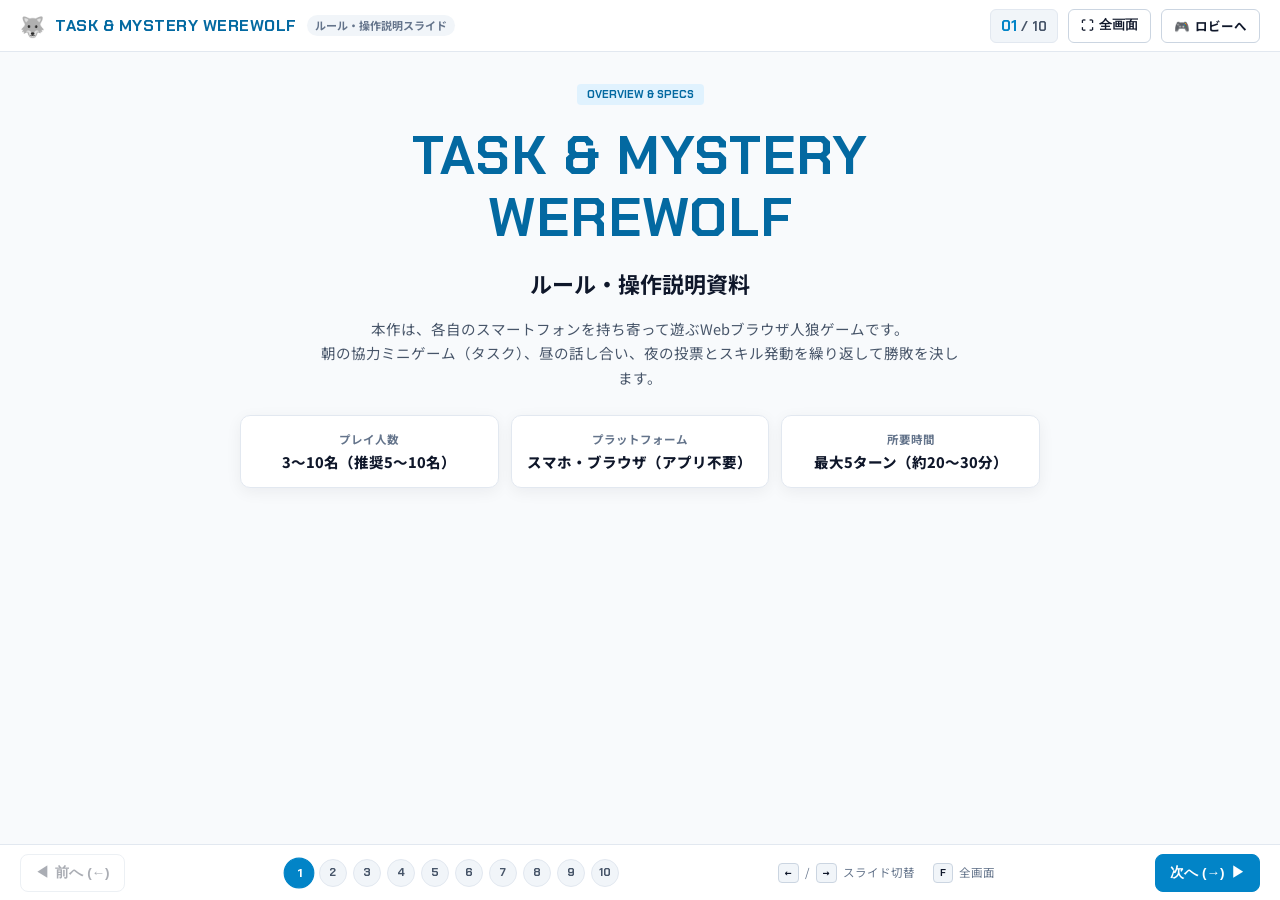
<file: app/slides.html>
<!DOCTYPE html>
<html lang="ja">
<head>
  <meta charset="UTF-8">
  <meta name="viewport" content="width=device-width, initial-scale=1.0">
  <title>ルール・操作説明スライド | TASK & MYSTERY WEREWOLF</title>
  <meta name="theme-color" content="#f8fafc">
  <link rel="icon" href="favicon.ico">
  <link rel="preconnect" href="https://fonts.googleapis.com">
  <link rel="preconnect" href="https://fonts.gstatic.com" crossorigin>
  <link href="https://fonts.googleapis.com/css2?family=Chakra+Petch:wght@600;700;900&family=Noto+Sans+JP:wght@400;500;700;900&display=swap" rel="stylesheet">
  <style>
    :root {
      --bg: #f8fafc;
      --surface: #ffffff;
      --surface-sub: #f1f5f9;
      --border: #e2e8f0;
      --border-strong: #cbd5e1;
      --primary: #0284c7;
      --primary-light: #e0f2fe;
      --primary-dark: #0369a1;
      --wolf: #dc2626;
      --wolf-light: #fee2e2;
      --amber: #d97706;
      --amber-light: #fef3c7;
      --green: #16a34a;
      --green-light: #dcfce7;
      --text: #0f172a;
      --text-sub: #475569;
      --text-muted: #64748b;
      --shadow: 0 4px 16px rgba(15, 23, 42, 0.06);
      --shadow-lg: 0 10px 28px rgba(15, 23, 42, 0.1);
      --font-display: 'Chakra Petch', sans-serif;
      --font-body: 'Noto Sans JP', sans-serif;
    }

    * {
      box-sizing: border-box;
      margin: 0;
      padding: 0;
      -webkit-tap-highlight-color: transparent;
    }

    html, body {
      width: 100%;
      height: 100%;
      overflow: hidden;
      background: var(--bg);
      color: var(--text);
      font-family: var(--font-body);
      font-size: 14.5px;
      line-height: 1.6;
    }

    .deck-container {
      display: flex;
      flex-direction: column;
      width: 100vw;
      height: 100vh;
      overflow: hidden;
    }

    /* 上部ヘッダー */
    .top-bar {
      display: flex;
      align-items: center;
      justify-content: space-between;
      height: 52px;
      padding: 0 20px;
      background: var(--surface);
      border-bottom: 1px solid var(--border);
      flex-shrink: 0;
      z-index: 20;
    }

    .brand {
      display: flex;
      align-items: center;
      gap: 10px;
      text-decoration: none;
      color: var(--text);
    }
    .brand__icon { font-size: 20px; }
    .brand__title {
      font-family: var(--font-display);
      font-weight: 900;
      font-size: 16px;
      color: var(--primary-dark);
      letter-spacing: 0.5px;
    }
    .brand__sub {
      font-size: 11px;
      font-weight: 700;
      color: var(--text-muted);
      padding: 2px 8px;
      background: var(--surface-sub);
      border-radius: 999px;
    }

    .top-actions {
      display: flex;
      align-items: center;
      gap: 10px;
    }
    .counter-badge {
      font-family: var(--font-display);
      font-size: 13px;
      font-weight: 700;
      color: var(--text-sub);
      padding: 4px 10px;
      background: var(--surface-sub);
      border-radius: 6px;
      border: 1px solid var(--border);
    }
    .counter-badge b { color: var(--primary); font-size: 15px; }

    .btn-top {
      display: inline-flex;
      align-items: center;
      gap: 5px;
      height: 34px;
      padding: 0 12px;
      background: var(--surface);
      border: 1px solid var(--border-strong);
      border-radius: 6px;
      color: var(--text);
      font-size: 12.5px;
      font-weight: 700;
      text-decoration: none;
      cursor: pointer;
      transition: all 0.2s;
    }
    .btn-top:hover {
      background: var(--primary);
      border-color: var(--primary);
      color: #ffffff;
    }

    /* スライド領域 */
    .slides-viewport {
      position: relative;
      flex: 1;
      width: 100%;
      overflow: hidden;
    }

    .slide {
      position: absolute;
      inset: 0;
      padding: 24px 32px 32px;
      display: flex;
      flex-direction: column;
      gap: 16px;
      opacity: 0;
      transform: translateX(30px);
      pointer-events: none;
      transition: opacity 0.3s ease, transform 0.3s ease;
      overflow-y: auto;
      overflow-x: hidden;
    }
    .slide.is-active {
      opacity: 1;
      transform: translateX(0);
      pointer-events: auto;
      z-index: 2;
    }
    .slide.is-prev {
      opacity: 0;
      transform: translateX(-30px);
    }

    /* 下部バー */
    .bottom-bar {
      display: flex;
      align-items: center;
      justify-content: space-between;
      height: 56px;
      padding: 0 20px;
      background: var(--surface);
      border-top: 1px solid var(--border);
      flex-shrink: 0;
      z-index: 20;
    }

    .btn-nav {
      display: inline-flex;
      align-items: center;
      justify-content: center;
      gap: 6px;
      min-width: 105px;
      height: 38px;
      padding: 0 14px;
      background: var(--surface);
      border: 1px solid var(--border-strong);
      border-radius: 8px;
      color: var(--text);
      font-size: 13.5px;
      font-weight: 700;
      cursor: pointer;
      transition: all 0.2s;
    }
    .btn-nav--primary {
      background: var(--primary);
      color: #ffffff;
      border-color: var(--primary);
    }
    .btn-nav:hover:not(:disabled) {
      background: var(--primary-dark);
      color: #ffffff;
      border-color: var(--primary-dark);
    }
    .btn-nav:disabled {
      opacity: 0.35;
      cursor: not-allowed;
    }

    .dots-nav {
      display: flex;
      align-items: center;
      gap: 6px;
    }
    .dot-btn {
      width: 28px;
      height: 28px;
      border-radius: 50%;
      background: var(--surface-sub);
      border: 1px solid var(--border);
      color: var(--text-sub);
      font-family: var(--font-display);
      font-size: 11.5px;
      font-weight: 700;
      cursor: pointer;
      display: flex;
      align-items: center;
      justify-content: center;
      transition: all 0.2s;
    }
    .dot-btn:hover {
      background: var(--primary-light);
      color: var(--primary);
      border-color: var(--primary);
    }
    .dot-btn.is-active {
      background: var(--primary);
      color: #ffffff;
      border-color: var(--primary);
      transform: scale(1.1);
    }

    .kbd-guide {
      font-size: 11.5px;
      color: var(--text-muted);
      display: flex;
      align-items: center;
      gap: 6px;
    }
    .kbd {
      padding: 1px 6px;
      background: var(--surface-sub);
      border: 1px solid var(--border-strong);
      border-radius: 4px;
      font-family: var(--font-display);
      font-size: 10px;
      font-weight: 700;
      color: var(--text);
    }

    /* スライド共通ヘッダー */
    .slide-header { flex-shrink: 0; }
    .slide-badge {
      display: inline-block;
      padding: 2px 10px;
      border-radius: 4px;
      background: var(--primary-light);
      color: var(--primary-dark);
      font-family: var(--font-display);
      font-size: 11px;
      font-weight: 700;
      margin-bottom: 4px;
    }
    .slide-title {
      font-size: clamp(20px, 2.5vw, 28px);
      font-weight: 900;
      color: var(--text);
      line-height: 1.3;
    }
    .slide-desc {
      font-size: 13.5px;
      color: var(--text-sub);
      margin-top: 3px;
    }

    .panel {
      background: var(--surface);
      border: 1px solid var(--border);
      border-radius: 12px;
      padding: 18px;
      box-shadow: var(--shadow);
    }

    /* SLIDE 1 */
    .slide-hero {
      display: flex;
      flex-direction: column;
      align-items: center;
      justify-content: center;
      text-align: center;
      min-height: 420px;
      gap: 16px;
    }
    .hero-title {
      font-family: var(--font-display);
      font-size: clamp(32px, 5vw, 54px);
      font-weight: 900;
      color: var(--primary-dark);
      letter-spacing: 1px;
      line-height: 1.15;
    }
    .hero-sub {
      font-size: clamp(16px, 2.2vw, 22px);
      font-weight: 700;
      color: var(--text);
    }
    .spec-table-simple {
      display: grid;
      grid-template-columns: repeat(3, 1fr);
      gap: 12px;
      width: 100%;
      max-width: 800px;
      margin-top: 8px;
    }
    .spec-item {
      background: var(--surface);
      border: 1px solid var(--border);
      border-radius: 10px;
      padding: 14px 12px;
      box-shadow: var(--shadow);
      text-align: center;
    }
    .spec-item .label { font-size: 11.5px; color: var(--text-muted); font-weight: 700; }
    .spec-item .val { font-size: 14.5px; font-weight: 800; color: var(--text); margin-top: 2px; }

    /* SLIDE 2: 人狼ゲームとは */
    .intro-factions-grid {
      display: grid;
      grid-template-columns: 1fr 1fr;
      gap: 16px;
      width: 100%;
    }
    .faction-card {
      background: var(--surface);
      border: 1px solid var(--border);
      border-radius: 12px;
      padding: 16px;
      box-shadow: var(--shadow);
      display: flex;
      gap: 16px;
      align-items: center;
      transition: transform 0.2s;
    }
    .faction-card--citizen {
      border-left: 5px solid var(--primary);
      background: linear-gradient(135deg, #ffffff 0%, #f0f9ff 100%);
    }
    .faction-card--wolf {
      border-left: 5px solid var(--wolf);
      background: linear-gradient(135deg, #ffffff 0%, #fef2f2 100%);
    }
    .faction-card-img-wrap {
      flex-shrink: 0;
      width: 105px;
      height: 145px;
      border-radius: 8px;
      overflow: hidden;
      box-shadow: 0 4px 12px rgba(0,0,0,0.12);
      border: 1px solid rgba(0,0,0,0.08);
      background: #0f172a;
    }
    .faction-card-img-wrap img {
      width: 100%;
      height: 100%;
      object-fit: cover;
      display: block;
    }
    .faction-card-body {
      flex: 1;
      display: flex;
      flex-direction: column;
      gap: 6px;
      min-width: 0;
    }
    .faction-badge {
      display: inline-flex;
      align-items: center;
      gap: 4px;
      font-size: 11px;
      font-weight: 800;
      padding: 2px 8px;
      border-radius: 999px;
      align-self: flex-start;
    }
    .faction-badge--citizen {
      background: var(--primary-light);
      color: var(--primary-dark);
    }
    .faction-badge--wolf {
      background: var(--wolf-light);
      color: #991b1b;
    }
    .faction-card-title {
      font-size: 16.5px;
      font-weight: 900;
      color: var(--text);
      display: flex;
      align-items: baseline;
      gap: 6px;
      flex-wrap: wrap;
    }
    .faction-title-main {
      white-space: nowrap;
    }
    .faction-title-sub {
      font-size: 11.5px;
      font-weight: 600;
      color: var(--text-sub);
    }
    .faction-goal-box {
      font-size: 12px;
      font-weight: 800;
      padding: 6px 10px;
      border-radius: 6px;
      background: rgba(255,255,255,0.85);
      border: 1px solid var(--border);
      line-height: 1.4;
    }
    .faction-card--citizen .faction-goal-box {
      border-left: 3px solid var(--primary);
      color: var(--primary-dark);
    }
    .faction-card--wolf .faction-goal-box {
      border-left: 3px solid var(--wolf);
      color: #991b1b;
    }
    .faction-desc-list {
      list-style: none;
      padding: 0;
      margin: 0;
      display: flex;
      flex-direction: column;
      gap: 3px;
      font-size: 11.5px;
      color: var(--text-sub);
    }
    .faction-desc-list li {
      display: flex;
      align-items: flex-start;
      gap: 5px;
      line-height: 1.4;
    }
    .faction-desc-list li::before {
      content: "•";
      font-weight: bold;
    }
    .faction-card--citizen .faction-desc-list li::before { color: var(--primary); }
    .faction-card--wolf .faction-desc-list li::before { color: var(--wolf); }

    /* 1日のゲームサイクル */
    .intro-cycle-panel {
      background: var(--surface);
      border: 1px solid var(--border);
      border-radius: 12px;
      padding: 16px 20px;
      box-shadow: var(--shadow);
      display: flex;
      flex-direction: column;
      gap: 12px;
    }
    .intro-cycle-header {
      display: flex;
      align-items: center;
      justify-content: space-between;
    }
    .intro-cycle-heading {
      font-size: 14px;
      font-weight: 800;
      color: var(--text);
      display: flex;
      align-items: baseline;
      gap: 6px;
      flex-wrap: wrap;
    }
    .cycle-steps-grid {
      display: grid;
      grid-template-columns: 1fr auto 1fr auto 1fr;
      align-items: center;
      gap: 10px;
    }
    .cycle-step-card {
      background: var(--surface-sub);
      border: 1px solid var(--border);
      border-radius: 10px;
      padding: 12px 14px;
      display: flex;
      flex-direction: column;
      gap: 6px;
      transition: transform 0.2s, box-shadow 0.2s;
    }
    .cycle-step-card:hover {
      transform: translateY(-2px);
      box-shadow: 0 4px 12px rgba(0,0,0,0.06);
    }
    .cycle-step-badge {
      display: inline-flex;
      align-items: center;
      gap: 4px;
      font-size: 11.5px;
      font-weight: 800;
      padding: 3px 8px;
      border-radius: 6px;
      align-self: flex-start;
    }
    .cycle-step-badge--day {
      background: #fef3c7;
      color: #92400e;
      border: 1px solid #fde68a;
    }
    .cycle-step-badge--night {
      background: #e0e7ff;
      color: #3730a3;
      border: 1px solid #c7d2fe;
    }
    .cycle-step-badge--morning {
      background: #e0f2fe;
      color: #0369a1;
      border: 1px solid #bae6fd;
    }
    .cycle-step-title {
      font-size: 13.5px;
      font-weight: 800;
      color: var(--text);
    }
    .cycle-step-desc {
      font-size: 11.5px;
      color: var(--text-sub);
      line-height: 1.45;
    }
    .cycle-step-arrow {
      font-size: 20px;
      color: var(--text-muted);
      font-weight: 900;
      user-select: none;
      display: flex;
      align-items: center;
      justify-content: center;
    }
    .intro-tip-banner {
      background: linear-gradient(90deg, #ecfdf5 0%, #f0fdf4 100%);
      border: 1px solid #bbf7d0;
      border-radius: 8px;
      padding: 10px 14px;
      font-size: 12px;
      color: #166534;
      line-height: 1.5;
      display: flex;
      align-items: center;
      gap: 8px;
    }
    .intro-tip-banner strong {
      color: #14532d;
    }

    /* SLIDE 3 */
    .vs-grid {
      display: grid;
      grid-template-columns: 1fr 1fr;
      gap: 18px;
      width: 100%;
    }
    .win-card {
      background: var(--surface);
      border-radius: 12px;
      padding: 22px;
      box-shadow: var(--shadow);
      border-top: 4px solid var(--primary);
      display: flex;
      flex-direction: column;
      gap: 12px;
    }
    .win-card--wolf { border-top-color: var(--wolf); }
    .win-title { font-size: 18px; font-weight: 900; }
    .win-cond-box {
      background: var(--surface-sub);
      border-left: 4px solid var(--primary);
      padding: 12px 14px;
      border-radius: 0 8px 8px 0;
      font-size: 14px;
      font-weight: 800;
      line-height: 1.5;
    }
    .win-card--wolf .win-cond-box { border-left-color: var(--wolf); background: var(--wolf-light); color: #991b1b; }
    .win-card--citizen .win-cond-box { border-left-color: var(--primary); background: var(--primary-light); color: var(--primary-dark); }
    .rule-note {
      background: var(--amber-light);
      border: 1px solid #fde68a;
      border-radius: 8px;
      padding: 12px;
      font-size: 12.5px;
      color: #92400e;
      line-height: 1.55;
    }

    /* SLIDE 4: 実画面動画＆実画面スクショ */
    .video-demo-layout {
      display: grid;
      grid-template-columns: 280px 1fr;
      gap: 24px;
      width: 100%;
      align-items: start;
    }
    .phone-video-frame {
      width: 270px;
      height: 520px;
      background: #000;
      border: 6px solid #1e293b;
      border-radius: 32px;
      overflow: hidden;
      box-shadow: var(--shadow-lg);
      position: relative;
    }
    .phone-video-frame video {
      width: 100%;
      height: 100%;
      object-fit: cover;
      display: block;
    }
    .flow-steps {
      display: flex;
      flex-direction: column;
      gap: 8px;
    }
    .flow-step-item {
      display: flex;
      gap: 12px;
      align-items: flex-start;
      background: var(--surface);
      border: 1px solid var(--border);
      border-radius: 8px;
      padding: 9px 12px;
      box-shadow: 0 1px 3px rgba(0,0,0,0.03);
    }
    .flow-step-num {
      width: 24px;
      height: 24px;
      border-radius: 50%;
      background: var(--primary);
      color: #fff;
      display: flex;
      align-items: center;
      justify-content: center;
      font-weight: 800;
      font-size: 12px;
      flex-shrink: 0;
      margin-top: 2px;
    }
    .flow-step-body h4 {
      font-size: 13px;
      font-weight: 800;
      color: var(--text);
      margin-bottom: 2px;
    }
    .flow-step-body p {
      font-size: 11.8px;
      color: var(--text-sub);
      line-height: 1.45;
    }
    .screenshots-row {
      display: grid;
      grid-template-columns: repeat(3, 1fr);
      gap: 10px;
    }
    .screenshot-card {
      background: var(--surface);
      border: 1px solid var(--border);
      border-radius: 8px;
      padding: 10px;
      box-shadow: var(--shadow);
      display: flex;
      flex-direction: column;
      gap: 4px;
    }
    .screenshot-thumb {
      width: 100%;
      height: 130px;
      border-radius: 6px;
      overflow: hidden;
      background: #0f172a;
      border: 1px solid var(--border);
    }
    .screenshot-thumb img {
      width: 100%;
      height: 100%;
      object-fit: cover;
      object-position: top;
    }
    .screenshot-card h5 { font-size: 11.5px; font-weight: 800; color: var(--text); }
    .screenshot-card p { font-size: 10.5px; color: var(--text-sub); line-height: 1.35; }

    /* SLIDE 5: 役職確認（実画面スクショ＆反転カード） */
    .reveal-layout {
      display: grid;
      grid-template-columns: 1fr 280px;
      gap: 24px;
      width: 100%;
      align-items: start;
    }

    /* SLIDE 6: 1日のゲームサイクル（朝タスク・昼・夜 ＆ 実画面動画切り替え） */
    .cycle-layout-new {
      display: grid;
      grid-template-columns: 1fr 300px;
      gap: 24px;
      width: 100%;
      align-items: start;
    }
    .phase-tab-btn {
      width: 100%;
      text-align: left;
      background: var(--surface);
      border: 1px solid var(--border);
      border-radius: 10px;
      padding: 13px 16px;
      cursor: pointer;
      transition: all 0.2s;
      box-shadow: var(--shadow);
      margin-bottom: 10px;
    }
    .phase-tab-btn.is-active {
      border-color: var(--primary);
      background: var(--primary-light);
      box-shadow: 0 4px 14px rgba(37,99,235,0.12);
    }
    .phase-tab-title {
      font-size: 14.5px;
      font-weight: 800;
      display: flex;
      align-items: center;
      justify-content: space-between;
    }
    .phase-tab-badge {
      font-size: 11px;
      padding: 2px 8px;
      border-radius: 999px;
      background: var(--surface-sub);
      color: var(--text-sub);
      font-weight: 700;
    }
    .phase-tab-btn.is-active .phase-tab-badge {
      background: var(--primary);
      color: #fff;
    }
    .phase-tab-btn p {
      font-size: 12.2px;
      color: var(--text-sub);
      margin-top: 4px;
      line-height: 1.5;
    }
    .night-role-tabs {
      display: flex;
      gap: 6px;
      margin-top: 8px;
    }
    .role-pill-btn {
      flex: 1;
      padding: 6px 8px;
      border-radius: 6px;
      border: 1px solid var(--border-strong);
      background: var(--surface);
      color: var(--text);
      font-size: 11px;
      font-weight: 800;
      cursor: pointer;
      text-align: center;
      transition: all 0.2s;
    }
    .role-pill-btn:hover {
      border-color: var(--primary);
      color: var(--primary);
    }
    .role-pill-btn.is-active {
      background: var(--primary);
      color: #fff;
      border-color: var(--primary);
      box-shadow: 0 2px 6px rgba(37,99,235,0.25);
    }

    .phase-video-column {
      display: flex;
      flex-direction: column;
      align-items: center;
      background: var(--surface);
      border: 1px solid var(--border);
      border-radius: 14px;
      padding: 14px;
      box-shadow: var(--shadow);
    }
    .phase-phone-frame {
      width: 260px;
      height: 480px;
      background: #000;
      border: 6px solid #1e293b;
      border-radius: 28px;
      overflow: hidden;
      box-shadow: var(--shadow-lg);
      position: relative;
    }
    .phase-phone-frame video {
      width: 100%;
      height: 100%;
      object-fit: cover;
      display: block;
    }
      overflow: hidden;
      background: #000;
    }
    .phase-movie-wrap video {
      width: 100%;
      height: 100%;
      object-fit: cover;
    }

    /* SLIDE 7: テーブル */
    .tables-layout {
      display: grid;
      grid-template-columns: 1.05fr 1fr;
      gap: 18px;
      width: 100%;
    }
    .clean-table {
      width: 100%;
      border-collapse: collapse;
      font-size: 12.5px;
    }
    .clean-table th {
      background: var(--surface-sub);
      padding: 8px 10px;
      text-align: left;
      font-weight: 800;
      color: var(--text);
      border-bottom: 2px solid var(--border);
    }
    .clean-table td {
      padding: 8px 10px;
      border-bottom: 1px solid var(--border);
      color: var(--text-sub);
    }
    .clean-table tr:last-child td { border-bottom: none; }
    .badge {
      display: inline-block;
      padding: 2px 6px;
      border-radius: 4px;
      font-size: 10.5px;
      font-weight: 700;
    }
    .badge--reward { background: var(--green-light); color: var(--green); }
    .badge--penalty { background: var(--wolf-light); color: var(--wolf); }

    /* SLIDE 8 & 9 */
    .role-grid-wolf {
      display: grid;
      grid-template-columns: repeat(4, 1fr);
      gap: 14px;
      width: 100%;
    }
    .role-grid-citizen {
      display: grid;
      grid-template-columns: repeat(4, 1fr);
      gap: 12px;
      width: 100%;
    }
    .role-catalog-card {
      background: var(--surface);
      border: 1px solid var(--border);
      border-radius: 10px;
      overflow: hidden;
      box-shadow: var(--shadow);
      display: flex;
      flex-direction: column;
    }
    .role-thumb {
      width: 100%;
      height: 160px;
      background: #0f172a;
      position: relative;
      overflow: hidden;
    }
    .role-thumb--sm { height: 110px; }
    .role-thumb img {
      width: 100%;
      height: 100%;
      object-fit: cover;
      object-position: center 20%;
    }
    .role-tag-top {
      position: absolute;
      top: 6px;
      right: 6px;
      font-size: 10px;
      font-weight: 800;
      padding: 2px 6px;
      border-radius: 4px;
      color: #fff;
    }
    .role-catalog-info {
      padding: 10px 12px;
      display: flex;
      flex-direction: column;
      gap: 4px;
      flex: 1;
    }
    .role-catalog-name {
      font-size: 14.5px;
      font-weight: 900;
      display: flex;
      align-items: center;
      justify-content: space-between;
    }
    .role-catalog-attrs {
      display: flex;
      gap: 4px;
      flex-wrap: wrap;
    }
    .role-attr-chip {
      font-size: 10px;
      padding: 1px 5px;
      border-radius: 4px;
      background: var(--surface-sub);
      color: var(--text-sub);
      font-weight: 700;
    }
    .role-catalog-desc {
      font-size: 11.5px;
      color: var(--text-sub);
      line-height: 1.5;
      margin-top: 2px;
    }
    .role-catalog-desc b { color: var(--text); }
    .warn-txt { color: #b45309; font-weight: 700; display: block; margin-top: 2px; }

    /* SLIDE 10 */
    .finish-layout {
      display: grid;
      grid-template-columns: 1fr 1fr;
      gap: 20px;
      width: 100%;
      align-items: start;
    }
    .checklist {
      list-style: none;
      display: flex;
      flex-direction: column;
      gap: 10px;
    }
    .checklist li {
      background: var(--surface);
      border: 1px solid var(--border);
      border-radius: 8px;
      padding: 12px 14px;
      display: flex;
      align-items: flex-start;
      gap: 10px;
      font-size: 13px;
      line-height: 1.5;
      box-shadow: var(--shadow);
    }
    .check-ico { color: var(--primary); font-weight: 900; font-size: 15px; flex-shrink: 0; }

    .btn-action-main {
      display: inline-flex;
      align-items: center;
      justify-content: center;
      gap: 8px;
      width: 100%;
      padding: 14px 20px;
      background: var(--primary);
      color: #ffffff;
      border-radius: 10px;
      font-size: 16px;
      font-weight: 800;
      text-decoration: none;
      transition: all 0.2s;
    }
    .btn-action-main:hover {
      background: var(--primary-dark);
      box-shadow: var(--shadow-lg);
    }
    .btn-action-sub {
      display: inline-flex;
      align-items: center;
      justify-content: center;
      gap: 6px;
      width: 100%;
      padding: 10px 16px;
      background: var(--surface-sub);
      border: 1px solid var(--border-strong);
      border-radius: 8px;
      color: var(--text);
      font-size: 13px;
      font-weight: 700;
      cursor: pointer;
    }

    @media (max-width: 900px) {
      .intro-factions-grid, .cycle-steps-grid, .vs-grid, .video-demo-layout, .reveal-layout, .cycle-layout-new, .tables-layout, .finish-layout {
        grid-template-columns: 1fr;
      }
      .cycle-step-arrow {
        transform: rotate(90deg);
        margin: -4px 0;
      }
      .role-grid-wolf { grid-template-columns: repeat(2, 1fr); }
      .role-grid-citizen { grid-template-columns: repeat(2, 1fr); }
      .slide { padding: 16px 16px 24px; }
      .kbd-guide, .brand__sub { display: none; }
      .phone-video-frame { margin: 0 auto; }
    }

    @media (max-width: 600px) {
      .top-bar { padding: 0 10px; gap: 6px; }
      .brand__title { font-size: 13px; }
      .btn-top { padding: 0 8px; font-size: 11px; }
      .counter-badge { padding: 2px 6px; font-size: 11px; }
      .faction-card { padding: 12px; gap: 12px; }
      .faction-card-img-wrap { width: 80px; height: 110px; }
      .faction-card-title { font-size: 15px; }
      .faction-goal-box { font-size: 11px; padding: 4px 8px; }
      .intro-cycle-panel { padding: 12px 14px; }
      .intro-cycle-header { flex-direction: column; align-items: flex-start; gap: 4px; }
    }
  </style>
</head>
<body>

  <div class="deck-container">
    <!-- 上部固定バー -->
    <header class="top-bar">
      <a href="index.html" class="brand" title="ロビーへ移動">
        <span class="brand__icon">🐺</span>
        <span class="brand__title">TASK & MYSTERY WEREWOLF</span>
        <span class="brand__sub">ルール・操作説明スライド</span>
      </a>
      <div class="top-actions">
        <div class="counter-badge" id="slideCounter"><b>01</b> / 10</div>
        <button type="button" class="btn-top" id="btnFullscreen" title="全画面表示の切替">
          <span>⛶</span> 全画面
        </button>
        <a href="index.html" class="btn-top" title="ゲーム画面を開く">
          <span>🎮</span> ロビーへ
        </a>
      </div>
    </header>

    <!-- スライド本体 -->
    <main class="slides-viewport" id="slidesViewport">

      <!-- SLIDE 1: タイトル & 概要 -->
      <section class="slide is-active" data-index="1">
        <div class="slide-hero">
          <div class="slide-badge">OVERVIEW & SPECS</div>
          <h1 class="hero-title">TASK & MYSTERY<br>WEREWOLF</h1>
          <p class="hero-sub">ルール・操作説明資料</p>
          <p style="color:var(--text-sub);max-width:640px;line-height:1.7">
            本作は、各自のスマートフォンを持ち寄って遊ぶWebブラウザ人狼ゲームです。<br>
            朝の協力ミニゲーム（タスク）、昼の話し合い、夜の投票とスキル発動を繰り返して勝敗を決します。
          </p>
          <div class="spec-table-simple">
            <div class="spec-item">
              <div class="label">プレイ人数</div>
              <div class="val">3〜10名（推奨5〜10名）</div>
            </div>
            <div class="spec-item">
              <div class="label">プラットフォーム</div>
              <div class="val">スマホ・ブラウザ（アプリ不要）</div>
            </div>
            <div class="spec-item">
              <div class="label">所要時間</div>
              <div class="val">最大5ターン（約20〜30分）</div>
            </div>
          </div>
        </div>
      </section>

      <!-- SLIDE 2: 人狼ゲームとは -->
      <section class="slide" data-index="2">
        <div class="slide-header">
          <span class="slide-badge">BASIC RULE</span>
          <h2 class="slide-title">人狼ゲームとは</h2>
          <p class="slide-desc">市民の中に「人間のふり」をして紛れ込んだ人狼を見つけ出す、正体隠匿型の会話・心理推理ゲームです。</p>
        </div>

        <!-- 2大陣営の対比 -->
        <div class="intro-factions-grid">
          <!-- 市民陣営 -->
          <div class="faction-card faction-card--citizen">
            <div class="faction-card-img-wrap">
              <img src="img/role_citizen.jpg" alt="市民陣営（市民カード）" loading="lazy">
            </div>
            <div class="faction-card-body">
              <div class="faction-badge faction-badge--citizen">🛡️ 多数派・人間チーム</div>
              <div class="faction-card-title"><span class="faction-title-main">市民陣営</span> <span class="faction-title-sub">（市民・占い師・騎士など）</span></div>
              <div class="faction-goal-box">
                🎯 勝利条件：<b>すべての人狼を追放</b>すること
              </div>
              <ul class="faction-desc-list">
                <li>誰が味方で誰が人狼か分からない状態でスタート</li>
                <li>昼の会話や投票結果、朝のタスク結果から嘘つきを推理</li>
                <li>占い師・騎士などの特殊能力を活用して人狼を特定</li>
              </ul>
            </div>
          </div>

          <!-- 人狼陣営 -->
          <div class="faction-card faction-card--wolf">
            <div class="faction-card-img-wrap">
              <img src="img/role_werewolf.jpg" alt="人狼陣営（人狼カード）" loading="lazy">
            </div>
            <div class="faction-card-body">
              <div class="faction-badge faction-badge--wolf">🐺 少数派・潜入チーム</div>
              <div class="faction-card-title"><span class="faction-title-main">人狼陣営</span> <span class="faction-title-sub">（人狼・人狼神・狂人など）</span></div>
              <div class="faction-goal-box">
                🎯 勝利条件：市民を減らし<b>人狼と同数まで追い詰める</b>こと
              </div>
              <ul class="faction-desc-list">
                <li>人間のふりをして市民の中に溶け込み嘘をつく</li>
                <li>人狼同士はお互いが誰かを最初から知っている</li>
                <li>夜に市民を1人ずつ密かに襲撃して脱落させる</li>
              </ul>
            </div>
          </div>
        </div>

        <!-- 1日のゲームサイクル -->
        <div class="intro-cycle-panel">
          <div class="intro-cycle-header">
            <div class="intro-cycle-heading">
              <span>🔄</span> <b>ゲームの基本サイクル</b> <span style="font-size:12px;font-weight:600;color:var(--text-sub)">（「昼 ➔ 夜 ➔ 朝」を繰り返す）</span>
            </div>
            <span style="font-size:11.5px;color:var(--text-muted);font-weight:600">※本作は朝スタート（第1日目のみ朝から開始）</span>
          </div>

          <div class="cycle-steps-grid">
            <!-- 昼 -->
            <div class="cycle-step-card">
              <div class="cycle-step-badge cycle-step-badge--day">☀️ 昼のターン</div>
              <div class="cycle-step-title">話し合い ＆ 追放投票</div>
              <div class="cycle-step-desc">全員で怪しい人物を議論。時間が来たら投票を行い、最多票の1名を追放（処刑）します。</div>
            </div>

            <div class="cycle-step-arrow">➔</div>

            <!-- 夜 -->
            <div class="cycle-step-card">
              <div class="cycle-step-badge cycle-step-badge--night">🌙 夜のターン</div>
              <div class="cycle-step-title">能力発動 ＆ 襲撃</div>
              <div class="cycle-step-desc">街が眠ります。人狼は市民1名を密かに襲撃し、占い師や騎士などの役職者はスキルを発動します。</div>
            </div>

            <div class="cycle-step-arrow">➔</div>

            <!-- 朝 -->
            <div class="cycle-step-card">
              <div class="cycle-step-badge cycle-step-badge--morning">🌅 朝のターン</div>
              <div class="cycle-step-title">結果発表 ＆ 協力タスク</div>
              <div class="cycle-step-desc">昨夜の犠牲者発表＆勝敗チェック。さらに全員でミニゲームに挑戦し、有利な報酬や推理データを獲得！</div>
            </div>
          </div>

          <!-- 本作のポイント -->
          <div class="intro-tip-banner">
            <span>💡</span>
            <div>
              <strong>本作ならではの遊びやすさ：</strong>
              「おしゃべりや嘘をつくのが苦手」という初心者でも、毎朝の協力タスクで得られる<b>「貢献度データ」が客観的な証拠</b>になるため、誰でも自然に発言・推理を楽しめます！
            </div>
          </div>
        </div>
      </section>

      <!-- SLIDE 3: 勝利条件 -->
      <section class="slide" data-index="3">
        <div class="slide-header">
          <span class="slide-badge">WIN CONDITIONS</span>
          <h2 class="slide-title">陣営と勝利条件</h2>
          <p class="slide-desc">毎朝の犠牲者発表直後に自動判定されます。狂人・サイコキラーのカウント方法にご注意ください。</p>
        </div>
        <div class="vs-grid">
          <div class="win-card win-card--wolf">
            <div class="win-title" style="color:var(--wolf)">🐺 人狼陣営の勝利</div>
            <div class="win-cond-box">
              朝の判定で「人狼本体の生存数 ≧ 非人狼の生存数」となった時点で即勝利
            </div>
            <p style="font-size:13px;color:var(--text-sub)">
              市民側を減らし、人狼本体と同数以下まで追い詰めるか、市民側を全滅させれば人狼陣営の勝利です。
            </p>
            <div class="rule-note">
              <b>⚠️ 狂人・サイコキラーのカウント除外ルール（重要）</b><br>
              狂人・サイコキラーは人狼陣営ですが、<b>勝敗判定上の「人狼数」にはカウントされません</b>（非人狼として数えます）。そのため、人狼本体（人狼神・人狼）が全滅すると、狂人やサイコが生きていても市民陣営の勝利となります。
            </div>
          </div>

          <div class="win-card win-card--citizen">
            <div class="win-title" style="color:var(--primary-dark)">🛡️ 市民陣営の勝利</div>
            <div class="win-cond-box">
              すべての人狼本体（人狼神・人狼）を追放または壊滅させること
            </div>
            <p style="font-size:13px;color:var(--text-sub)">
              昼の議論やタスク貢献度の情報、占い師・霊媒師のスキルを活かして人狼本体を見つけ出し、投票で追放すれば勝利です。
            </p>
            <div class="rule-note" style="background:var(--primary-light);border-color:#bae6fd;color:var(--primary-dark)">
              <b>💡 ターン終了時の判定</b><br>
              最大ターン数（デフォルト5ターン）終了時点で決着がついていない場合は、生存人数が多い陣営の勝利となります（同数の場合は人狼陣営の勝利）。
            </div>
          </div>
        </div>
      </section>

      <!-- SLIDE 4: ゲームの始め方 ①（縦型スマホ実画面操作動画 ＆ 実際のスクショ） -->
      <section class="slide" data-index="4">
        <div class="slide-header">
          <span class="slide-badge">GETTING STARTED</span>
          <h2 class="slide-title">ゲームの始め方：ルーム作成から開始までの流れ</h2>
          <p class="slide-desc">実際のスマホ画面を操作した動画（左側）と画面スクリーンショットで、ルーム作成からゲーム開始までの一連の流れを解説します。</p>
        </div>
        <div class="video-demo-layout">
          <!-- 縦型スマホ実画面操作動画 -->
          <div>
            <div class="phone-video-frame">
              <video src="movies/screen_onboarding.webm" poster="img/actual_screen_lobby.png" autoplay loop muted playsinline controls></video>
            </div>
            <div style="font-size:11.5px;color:var(--primary-dark);font-weight:700;text-align:center;margin-top:6px">
              🎬 実際のスマホ操作動画（名前・アイコン登録 → ルーム作成・QR発行 → ルール設定 → メンバー集合 → カードめくり）
            </div>
          </div>

          <!-- 右側：実際の画面スクリーンショットと5ステップ解説 -->
          <div style="display:flex;flex-direction:column;gap:12px">
            <!-- 5ステップ詳細解説 -->
            <div class="flow-steps">
              <div class="flow-step-item">
                <div class="flow-step-num">1</div>
                <div class="flow-step-body">
                  <h4>オーナーが名前を入力してルームID発行</h4>
                  <p>ニックネームを入力し「部屋を作成」をタップ。専用の4桁英数字ルームIDが即時発行されます。</p>
                </div>
              </div>
              <div class="flow-step-item">
                <div class="flow-step-num">2</div>
                <div class="flow-step-body">
                  <h4>他のメンバーがQRコードを読み取って参加</h4>
                  <p>ロビー画面に表示されたQRコードをスマホカメラで読み取って入室。全員のアバター写真がリアルタイムに並びます。</p>
                </div>
              </div>
              <div class="flow-step-item">
                <div class="flow-step-num">3</div>
                <div class="flow-step-body">
                  <h4>オーナーが使用する役職を決める</h4>
                  <p>「⚙️ ルール・役職設定」を開き、参加人数に合わせた役職の配分（市民、占い師、騎士、霊媒師、人狼、裏切り者等）を設定します。</p>
                </div>
              </div>
              <div class="flow-step-item">
                <div class="flow-step-num">4</div>
                <div class="flow-step-body">
                  <h4>オーナーが「ゲーム開始」を押す</h4>
                  <p>メンバーが揃い役職設定を確認したら、オーナーが画面下部の「ゲーム開始」ボタンを押します。</p>
                </div>
              </div>
              <div class="flow-step-item">
                <div class="flow-step-num">5</div>
                <div class="flow-step-body">
                  <h4>手元に秘密の役職カードが配られゲーム開始</h4>
                  <p>全員の画面が0日目の役職確認画面に切り替わり、カードをめくって自分の役職を確認します。</p>
                </div>
              </div>
            </div>

            <!-- 実際の画面スクリーンショット（3ステップ） -->
            <div class="screenshots-row">
              <div class="screenshot-card">
                <div class="screenshot-thumb">
                  <img src="img/actual_screen_title.png" alt="実際の登録画面スクリーンショット">
                </div>
                <h5>① 名前入力と部屋作成</h5>
                <p>名前を入力し「部屋を作成」でルームID発行</p>
              </div>

              <div class="screenshot-card">
                <div class="screenshot-thumb">
                  <img src="img/actual_screen_lobby.png" alt="実際のロビー画面スクリーンショット">
                </div>
                <h5>② QRコード表示と集合</h5>
                <p>QRコードを読み取って他メンバーが続々集合</p>
              </div>

              <div class="screenshot-card">
                <div class="screenshot-thumb">
                  <img src="img/actual_screen_role_config.png" alt="実際の役職設定画面スクリーンショット">
                </div>
                <h5>③ 役職配分の設定</h5>
                <p>設定ダイアログで人数に応じた役職を決定</p>
              </div>
            </div>
          </div>
        </div>
      </section>

      <!-- SLIDE 5: ゲームの始め方 ②（役職確認・自己紹介） -->
      <section class="slide" data-index="5">
        <div class="slide-header">
          <span class="slide-badge">GETTING STARTED 2</span>
          <h2 class="slide-title">ゲームの始め方 ②：役職確認と自己紹介</h2>
          <p class="slide-desc">手元のカードをタップして反転。周囲に画面が見られないよう注意しながら確認します。</p>
        </div>
        <div class="reveal-layout">
          <div style="display:flex;flex-direction:column;gap:14px">
            <div class="panel" style="padding:16px">
              <h4 style="font-size:14.5px;font-weight:800;color:var(--text);margin-bottom:6px">🃏 秘密の役職カード配布</h4>
              <p style="font-size:13px;color:var(--text-sub);line-height:1.6">
                ゲーム開始と同時に、各プレイヤーの手元に役職カードが裏向きで配布されます。画面をタップするとカードが反転し、あなたの役職と能力が表示されます。
              </p>
            </div>
            <div class="panel" style="padding:16px">
              <h4 style="font-size:14.5px;font-weight:800;color:var(--text);margin-bottom:6px">🙈 閉じて隠す＆いつでも再確認</h4>
              <p style="font-size:13px;color:var(--text-sub);line-height:1.6">
                確認した後は「閉じて隠す」ボタンを押して画面を裏面に戻せます。ゲーム進行中も、右上の役職アイコンからいつでも安全に自分の能力を再確認できます。
              </p>
            </div>
            <div class="panel" style="padding:16px">
              <h4 style="font-size:14.5px;font-weight:800;color:var(--text);margin-bottom:6px">🗣️ 自己紹介タイム（3分）</h4>
              <p style="font-size:13px;color:var(--text-sub);line-height:1.6">
                役職確認後、全員で順番に自己紹介を行います。役職を引いた瞬間のリアクションで周囲に悟られないようポーカーフェイスを保ちましょう。
              </p>
            </div>
          </div>

          <!-- 実際の役職確認画面スクリーンショット -->
          <div class="screenshot-card" style="padding:14px">
            <div class="screenshot-thumb" style="height:380px">
              <img src="img/actual_screen_card_reveal.png" alt="実際の役職確認画面スクリーンショット">
            </div>
            <h5>実際の役職確認画面</h5>
            <p>画面中央に巨大な役職カードが表示され、下に能力と所属陣営が開示されます。</p>
          </div>
        </div>
      </section>

      <!-- SLIDE 6: 1日のゲームサイクル（朝・昼・夜 ＆ 実画面・動画連動） -->
      <section class="slide" data-index="6">
        <div class="slide-header">
          <span class="slide-badge">GAME CYCLE</span>
          <h2 class="slide-title">1日のゲームサイクル（朝 ➔ 昼 ➔ 夜）</h2>
          <p class="slide-desc">タスク（ミニゲーム）は「朝」のターンに実行します。左のフェーズを選択すると、右側に各ターンの実際のスマホプレイ動画が切り替わります。</p>
        </div>
        <div class="cycle-layout-new">
          <!-- フェーズ切り替えボタン群 -->
          <div>
            <div class="phase-tab-btn is-active" id="phaseBtn0" onclick="switchPhaseMedia(0)">
              <div class="phase-tab-title">
                <span>🌅 ① 朝のターン（制限時間：5分）</span>
                <span class="phase-tab-badge">タスク実行</span>
              </div>
              <p>
                <b>昨晩の結果発表</b>（追放者・夜襲犠牲者）＆勝敗判定 ➔ <b>本日のタスク発表</b> ➔ <b>全員でミニゲーム実行</b> ➔ <b>貢献度開示</b>。
              </p>
            </div>

            <div class="phase-tab-btn" id="phaseBtn1" onclick="switchPhaseMedia(1)">
              <div class="phase-tab-title">
                <span>☀️ ② 昼のターン（制限時間：5分）</span>
                <span class="phase-tab-badge">話し合い</span>
              </div>
              <p>
                生存者全員で話し合い。朝のタスク貢献度ランキングや、占い師・霊媒師の情報をもとに人狼を推理します。
              </p>
            </div>

            <div class="phase-tab-btn" id="phaseBtn2" onclick="switchPhaseMedia(2)">
              <div class="phase-tab-title">
                <span>🌙 ③ 夜のターン（制限時間：5分）</span>
                <span class="phase-tab-badge">追放投票 ➔ スキル</span>
              </div>
              <p>
                <b>追放投票</b>（追放する人を決定） ➔ <b>役職スキル発動</b>（占い・護衛・夜襲等）。役職別の3パターンを動画で確認できます。
              </p>
              <!-- 役職パターン切り替えタブ -->
              <div class="night-role-tabs" id="nightRoleTabs" style="display:none" onclick="event.stopPropagation()">
                <button type="button" class="role-pill-btn is-active" id="btnRoleSeer" onclick="switchNightRole('seer')">🔮 占い師</button>
                <button type="button" class="role-pill-btn" id="btnRoleCit" onclick="switchNightRole('citizen')">👤 市民</button>
                <button type="button" class="role-pill-btn" id="btnRoleWolf" onclick="switchNightRole('werewolf')">🐺 人狼</button>
              </div>
            </div>

            <div class="panel" style="padding:12px 14px;margin-top:4px">
              <h4 style="font-size:12.5px;font-weight:800;color:var(--text);margin-bottom:4px">💡 各ターンのポイント</h4>
              <ul style="font-size:11.5px;color:var(--text-sub);line-height:1.55;padding-left:16px;margin:0">
                <li><b>朝（タスク）</b>：5種のミニゲームから1日1つ抽選。全員で協力して成功を目指します。</li>
                <li><b>昼（議論）</b>：タスク貢献度グラフや獲得効果は、「📊 貢献度」ボタンからいつでもポップアップで確認可能。</li>
                <li><b>夜（投票 ➔ スキル）</b>：追放投票のあとに役職スキル画面へ遷移。占い師・霊媒師の結果は待たずに手元に即時表示！</li>
              </ul>
            </div>
          </div>

          <!-- 右側：選択中フェーズの実際のスマホプレイ動画 -->
          <div class="phase-video-column">
            <div style="width:100%;display:flex;justify-content:space-between;align-items:center;margin-bottom:8px">
              <b style="font-size:12px;color:var(--text);font-weight:800" id="phaseMediaLabel">🌅 朝のプレイ動画（タスク発表・連打・貢献度）</b>
              <span class="badge badge--reward" id="phaseTypeBadge">朝のプレイ動画</span>
            </div>

            <div class="phase-phone-frame">
              <video id="phaseVideo" src="movies/screen_morning.webm" poster="img/actual_screen_morning_task.png" autoplay loop muted playsinline controls></video>
            </div>

            <p style="font-size:11px;color:var(--text-sub);line-height:1.4;margin-top:8px;text-align:center" id="phaseMediaDesc">
              昨晩の犠牲者発表から本日のタスク発表、画面タップでの連打ミニゲーム、タスク成否判定と個人貢献度ランキングまでの実際の操作画面です。
            </p>
          </div>
        </div>
      </section>

      <!-- SLIDE 7: 朝のタスク（ミニゲーム）と獲得効果 -->
      <section class="slide" data-index="7">
        <div class="slide-header">
          <span class="slide-badge">MINIGAMES & EFFECTS</span>
          <h2 class="slide-title">朝のタスク（5種類）と獲得効果（報酬・罰）一覧</h2>
          <p class="slide-desc">毎朝、タスク1つと効果（報酬または罰）1つが選出されます（同一ゲーム内での重複はありません）。</p>
        </div>
        <div class="tables-layout">
          <!-- ミニゲーム5種 -->
          <div class="panel" style="padding:14px">
            <h4 style="font-size:14px;font-weight:800;color:var(--text);margin-bottom:8px">🎯 5種類のミニゲーム（タスク）</h4>
            <table class="clean-table">
              <thead>
                <tr><th style="width:120px">タスク名</th><th>ルール仕様</th></tr>
              </thead>
              <tbody>
                <tr><td><b>👆 みんなで連打！</b></td><td>1分間で「生存人数×500回」を全員でタップ連打</td></tr>
                <tr><td><b>🤝 気持ちを合わせろ！</b></td><td>お題（例: 赤い果物）に対して全員が同じ回答を揃える</td></tr>
                <tr><td><b>🚫 かぶっちゃだめよ！</b></td><td>お題に対して全員が被らないバラバラの回答をする</td></tr>
                <tr><td><b>⏱️ みんな答えろ！</b></td><td>都道府県などのお題に1分以内で順番にかぶらず回答</td></tr>
                <tr><td><b>🔟 10秒チャレンジ！</b></td><td>体内時計でジャスト10.0秒（±0.5秒）を狙う</td></tr>
              </tbody>
            </table>
          </div>

          <!-- 報酬5種 ＆ 罰3種 -->
          <div class="panel" style="padding:14px">
            <h4 style="font-size:14px;font-weight:800;color:var(--text);margin-bottom:8px">🎁 成功報酬（5種）＆ 失敗罰（3種）</h4>
            <table class="clean-table">
              <thead>
                <tr><th style="width:70px">種別</th><th>発動する効果</th></tr>
              </thead>
              <tbody>
                <tr><td><span class="badge badge--reward">報酬</span></td><td><b>全員ナイト</b>：今晩、市民全員が護衛スキルを使用可能</td></tr>
                <tr><td><span class="badge badge--reward">報酬</span></td><td><b>全員占い</b>：今晩、全員が占い師の能力を使える</td></tr>
                <tr><td><span class="badge badge--reward">報酬</span></td><td><b>脱落者復活</b>：夜に投票で脱落者を1人蘇生できる</td></tr>
                <tr><td><span class="badge badge--reward">報酬</span></td><td><b>夜襲封じ</b>：今晩の人狼の夜襲が完全に封じられる</td></tr>
                <tr><td><span class="badge badge--reward">報酬</span></td><td><b>人狼数公開</b>：生存している人狼陣営の人数が公開される</td></tr>
                <tr><td><span class="badge badge--penalty">罰</span></td><td><b>夜襲＋1人</b>：今晩の夜襲対象が＋1人増える</td></tr>
                <tr><td><span class="badge badge--penalty">罰</span></td><td><b>占い無効</b>：今晩、占い師のスキルが無効化される</td></tr>
                <tr><td><span class="badge badge--penalty">罰</span></td><td><b>2人追放</b>：今晩の投票で上位2名が追放される</td></tr>
              </tbody>
            </table>
          </div>
        </div>
      </section>

      <!-- SLIDE 8: 役職一覧 ① 人狼陣営 -->
      <section class="slide" data-index="8">
        <div class="slide-header">
          <span class="slide-badge" style="background:var(--wolf-light);color:var(--wolf)">ROLES CATALOG 1</span>
          <h2 class="slide-title">役職一覧 ①：人狼陣営（全4種）</h2>
          <p class="slide-desc">実際の役職カードを表示しています。狂人・サイコキラーの勝敗カウント判定にご注意ください。</p>
        </div>
        <div class="role-grid-wolf">
          <!-- 人狼神 -->
          <div class="role-catalog-card" style="border-color:#fca5a5">
            <div class="role-thumb">
              <img src="img/role_wolf_god.jpg" alt="人狼神">
              <span class="role-tag-top" style="background:#dc2626">人狼陣営</span>
            </div>
            <div class="role-catalog-info">
              <div class="role-catalog-name"><span style="color:#dc2626">人狼神</span><span style="font-size:11px;color:#94a3b8">WOLF GOD</span></div>
              <div class="role-catalog-attrs">
                <span class="role-attr-chip">夜襲：あり</span>
                <span class="role-attr-chip">占い：人狼</span>
                <span class="role-attr-chip">人狼数：カウント</span>
              </div>
              <p class="role-catalog-desc">
                <b>最初から全員の役職がすべて判明している</b>人狼の長。仲間と協力して夜に市民を襲撃する。
              </p>
            </div>
          </div>

          <!-- 人狼 -->
          <div class="role-catalog-card" style="border-color:#fca5a5">
            <div class="role-thumb">
              <img src="img/role_werewolf.jpg" alt="人狼">
              <span class="role-tag-top" style="background:#dc2626">人狼陣営</span>
            </div>
            <div class="role-catalog-info">
              <div class="role-catalog-name"><span style="color:#dc2626">人狼</span><span style="font-size:11px;color:#94a3b8">WEREWOLF</span></div>
              <div class="role-catalog-attrs">
                <span class="role-attr-chip">夜襲：あり</span>
                <span class="role-attr-chip">占い：人狼</span>
                <span class="role-attr-chip">人狼数：カウント</span>
              </div>
              <p class="role-catalog-desc">
                人狼同士（人狼神含む）はお互いがわかる。夜に相談して毎晩市民1人を襲撃する。
              </p>
            </div>
          </div>

          <!-- 狂人 -->
          <div class="role-catalog-card">
            <div class="role-thumb">
              <img src="img/role_madman.jpg" alt="狂人">
              <span class="role-tag-top" style="background:#64748b">人狼陣営</span>
            </div>
            <div class="role-catalog-info">
              <div class="role-catalog-name"><span>狂人</span><span style="font-size:11px;color:#94a3b8">MADMAN</span></div>
              <div class="role-catalog-attrs">
                <span class="role-attr-chip">夜襲：なし</span>
                <span class="role-attr-chip">占い：人間</span>
                <span class="role-attr-chip" style="background:#fef3c7;color:#b45309">人狼数：カウント外</span>
              </div>
              <p class="role-catalog-desc">
                人狼に味方する人間。人狼陣営の勝利が自身の勝利。<span class="warn-txt">※勝敗判定の人狼数には含まれない（人狼全滅で市民勝利）。</span>
              </p>
            </div>
          </div>

          <!-- サイコキラー -->
          <div class="role-catalog-card">
            <div class="role-thumb">
              <img src="img/role_psycho.jpg" alt="サイコキラー">
              <span class="role-tag-top" style="background:#991b1b">人狼陣営</span>
            </div>
            <div class="role-catalog-info">
              <div class="role-catalog-name"><span style="color:#b91c1c">サイコキラー</span><span style="font-size:11px;color:#94a3b8">PSYCHO</span></div>
              <div class="role-catalog-attrs">
                <span class="role-attr-chip">夜襲：返り討ち</span>
                <span class="role-attr-chip">占い：人間</span>
                <span class="role-attr-chip" style="background:#fef3c7;color:#b45309">人狼数：カウント外</span>
              </div>
              <p class="role-catalog-desc">
                夜に関わった（占い・護衛・襲撃・蘇生）プレイヤーを返り討ちにする。<span class="warn-txt">※勝敗判定の人狼数には含まれない。</span>
              </p>
            </div>
          </div>
        </div>
      </section>

      <!-- SLIDE 9: 役職一覧 ② 市民陣営 -->
      <section class="slide" data-index="9">
        <div class="slide-header">
          <span class="slide-badge">ROLES CATALOG 2</span>
          <h2 class="slide-title">役職一覧 ②：市民陣営（全7種）</h2>
          <p class="slide-desc">実際の役職カードを表示しています。夜に発動するスキルや判定の違いを確認してください。</p>
        </div>
        <div class="role-grid-citizen">
          <!-- 占い師 -->
          <div class="role-catalog-card">
            <div class="role-thumb role-thumb--sm"><img src="img/role_seer.jpg" alt="占い師"></div>
            <div class="role-catalog-info">
              <div class="role-catalog-name" style="font-size:13.5px;color:var(--primary)">占い師 🔮</div>
              <p class="role-catalog-desc">毎夜1人を占い、その場で「人狼」か「人間」かを即時知る。</p>
            </div>
          </div>

          <!-- 騎士 -->
          <div class="role-catalog-card">
            <div class="role-thumb role-thumb--sm"><img src="img/role_knight.jpg" alt="騎士"></div>
            <div class="role-catalog-info">
              <div class="role-catalog-name" style="font-size:13.5px;color:var(--primary)">騎士 🛡️</div>
              <p class="role-catalog-desc">毎夜1人を人狼の襲撃から護衛する（自分自身は守れない）。</p>
            </div>
          </div>

          <!-- 霊媒師 -->
          <div class="role-catalog-card">
            <div class="role-thumb role-thumb--sm"><img src="img/role_medium.jpg" alt="霊媒師"></div>
            <div class="role-catalog-info">
              <div class="role-catalog-name" style="font-size:13.5px;color:var(--primary)">霊媒師 🕯️</div>
              <p class="role-catalog-desc">夜に、直前に追放された人物が「人狼」だったか即時知る。</p>
            </div>
          </div>

          <!-- 恋人 -->
          <div class="role-catalog-card">
            <div class="role-thumb role-thumb--sm"><img src="img/role_lovers.jpg" alt="恋人"></div>
            <div class="role-catalog-info">
              <div class="role-catalog-name" style="font-size:13.5px;color:#db2777">恋人 💕</div>
              <p class="role-catalog-desc">2人1組で互いが味方とわかる。片方が死ぬともう片方も後追い死亡。</p>
            </div>
          </div>

          <!-- 奇跡の医者 -->
          <div class="role-catalog-card">
            <div class="role-thumb role-thumb--sm"><img src="img/role_doctor.jpg" alt="奇跡の医者"></div>
            <div class="role-catalog-info">
              <div class="role-catalog-name" style="font-size:13.5px;color:var(--green)">奇跡の医者 💉</div>
              <p class="role-catalog-desc">ゲーム中1回だけ死者を蘇生（サイコキラー蘇生時は自身が死亡）。</p>
            </div>
          </div>

          <!-- コスプレイヤー -->
          <div class="role-catalog-card">
            <div class="role-thumb role-thumb--sm"><img src="img/role_cosplayer.jpg" alt="コスプレイヤー"></div>
            <div class="role-catalog-info">
              <div class="role-catalog-name" style="font-size:13.5px;color:#e11d48">コスプレ 🎭</div>
              <p class="role-catalog-desc">毎夜1人を護衛できるが、<b>占われると「人狼」と判定</b>される。</p>
            </div>
          </div>

          <!-- 市民 -->
          <div class="role-catalog-card">
            <div class="role-thumb role-thumb--sm"><img src="img/role_citizen.jpg" alt="市民"></div>
            <div class="role-catalog-info">
              <div class="role-catalog-name" style="font-size:13.5px">市民 👤</div>
              <p class="role-catalog-desc">特殊能力なし。議論・タスク・投票で人狼を追放する基本役職。</p>
            </div>
          </div>
        </div>
      </section>

      <!-- SLIDE 10: 進行上の注意点 & ロビー案内 -->
      <section class="slide" data-index="10">
        <div class="slide-header">
          <span class="slide-badge">CHECKLIST & START</span>
          <h2 class="slide-title">ゲーム進行上の注意点と参加案内</h2>
          <p class="slide-desc">ルールを確認したら、スマホを用意してゲームロビーを開きましょう。</p>
        </div>
        <div class="finish-layout">
          <div>
            <h4 style="font-size:14.5px;font-weight:800;color:var(--text);margin-bottom:10px">⚠️ プレイ時の重要チェック項目</h4>
            <ul class="checklist">
              <li>
                <span class="check-ico">✔</span>
                <div><b>画面の覗き見に注意</b>：役職確認や夜の投票・スキル選択時は、手元を隠して操作してください。</div>
              </li>
              <li>
                <span class="check-ico">✔</span>
                <div><b>脱落者もゲーム終了まで待機</b>：奇跡の医者やタスク報酬で復活する可能性があるため、脱落後も退出せず静観してください。</div>
              </li>
              <li>
                <span class="check-ico">✔</span>
                <div><b>占い・霊媒は即時結果表示</b>：占い師や霊媒師がスキルを発動すると、その場ですぐに相手の結果が画面に表示されます。</div>
              </li>
            </ul>
          </div>

          <div class="panel" style="display:flex;flex-direction:column;gap:14px;text-align:center;padding:26px">
            <div style="font-size:36px">📱 ➔ 🎮</div>
            <h3 style="font-size:18px;font-weight:800;color:var(--text)">
              準備が整いましたら<br>ロビー画面を開いてください
            </h3>
            <p style="font-size:13px;color:var(--text-sub);line-height:1.6">
              ホスト画面のQRコードを参加者全員でスキャンして開始します。
            </p>
            <div style="display:flex;flex-direction:column;gap:8px;margin-top:6px">
              <a href="index.html" class="btn-action-main">
                <span>🎮</span> ゲームロビーを開く
              </a>
              <button type="button" class="btn-action-sub" onclick="goToSlide(1)">
                <span>🔄</span> スライドを最初から見直す
              </button>
            </div>
          </div>
        </div>
      </section>

    </main>

    <!-- 下部操作バー -->
    <footer class="bottom-bar">
      <button type="button" class="btn-nav" id="btnPrevSlide" onclick="prevSlide()" disabled>
        <span>◀</span> 前へ (←)
      </button>

      <nav class="dots-nav" id="dotsNav" aria-label="スライド選択">
        <button type="button" class="dot-btn is-active" data-slide="1" title="1. 概要">1</button>
        <button type="button" class="dot-btn" data-slide="2" title="2. 人狼ゲームとは">2</button>
        <button type="button" class="dot-btn" data-slide="3" title="3. 勝利条件">3</button>
        <button type="button" class="dot-btn" data-slide="4" title="4. 始め方①（実画面動画）">4</button>
        <button type="button" class="dot-btn" data-slide="5" title="5. 始め方②（役職確認）">5</button>
        <button type="button" class="dot-btn" data-slide="6" title="6. サイクル（朝昼夜）">6</button>
        <button type="button" class="dot-btn" data-slide="7" title="7. タスク＆効果">7</button>
        <button type="button" class="dot-btn" data-slide="8" title="8. 人狼陣営">8</button>
        <button type="button" class="dot-btn" data-slide="9" title="9. 市民陣営">9</button>
        <button type="button" class="dot-btn" data-slide="10" title="10. 注意点＆開始">10</button>
      </nav>

      <div class="kbd-guide">
        <span class="kbd">←</span> / <span class="kbd">→</span> スライド切替　<span class="kbd">F</span> 全画面
      </div>

      <button type="button" class="btn-nav btn-nav--primary" id="btnNextSlide" onclick="nextSlide()">
        次へ (→) <span>▶</span>
      </button>
    </footer>
  </div>

  <script>
    const TOTAL_SLIDES = 10;
    let currentSlide = 1;

    const slides = document.querySelectorAll('.slide');
    const dotBtns = document.querySelectorAll('.dot-btn');
    const counterEl = document.getElementById('slideCounter');
    const btnPrev = document.getElementById('btnPrevSlide');
    const btnNext = document.getElementById('btnNextSlide');
    const btnFullscreen = document.getElementById('btnFullscreen');

    function updateSlide(newIndex) {
      if (newIndex < 1 || newIndex > TOTAL_SLIDES) return;
      currentSlide = newIndex;
      history.replaceState(null, '', '#' + currentSlide);

      slides.forEach((s) => {
        const idx = parseInt(s.dataset.index, 10);
        s.classList.remove('is-active', 'is-prev');
        if (idx === currentSlide) s.classList.add('is-active');
        else if (idx < currentSlide) s.classList.add('is-prev');
      });

      dotBtns.forEach((dot) => {
        const idx = parseInt(dot.dataset.slide, 10);
        dot.classList.toggle('is-active', idx === currentSlide);
      });

      counterEl.innerHTML = `<b>${String(currentSlide).padStart(2, '0')}</b> / ${TOTAL_SLIDES}`;
      btnPrev.disabled = (currentSlide === 1);
      btnNext.disabled = (currentSlide === TOTAL_SLIDES);
    }

    function nextSlide() { if (currentSlide < TOTAL_SLIDES) updateSlide(currentSlide + 1); }
    function prevSlide() { if (currentSlide > 1) updateSlide(currentSlide - 1); }
    function goToSlide(index) { updateSlide(index); }

    dotBtns.forEach((dot) => {
      dot.addEventListener('click', () => goToSlide(parseInt(dot.dataset.slide, 10)));
    });

    window.addEventListener('keydown', (e) => {
      if (['INPUT', 'TEXTAREA'].includes(e.target.tagName)) return;
      if (e.key === 'ArrowRight' || e.key === ' ' || e.key === 'PageDown') {
        e.preventDefault(); nextSlide();
      } else if (e.key === 'ArrowLeft' || e.key === 'PageUp' || e.key === 'Backspace') {
        e.preventDefault(); prevSlide();
      } else if (e.key === 'Home') {
        e.preventDefault(); goToSlide(1);
      } else if (e.key === 'End') {
        e.preventDefault(); goToSlide(TOTAL_SLIDES);
      } else if (e.key === 'f' || e.key === 'F') {
        e.preventDefault(); toggleFullscreen();
      }
    });

    // スワイプ
    let touchStartX = 0, touchStartY = 0;
    const viewport = document.getElementById('slidesViewport');
    viewport.addEventListener('touchstart', (e) => {
      touchStartX = e.changedTouches[0].clientX;
      touchStartY = e.changedTouches[0].clientY;
    }, { passive: true });
    viewport.addEventListener('touchend', (e) => {
      const dx = e.changedTouches[0].clientX - touchStartX;
      const dy = e.changedTouches[0].clientY - touchStartY;
      if (Math.abs(dx) > 50 && Math.abs(dx) > Math.abs(dy)) {
        if (dx < 0) nextSlide(); else prevSlide();
      }
    }, { passive: true });

    // 全画面
    function toggleFullscreen() {
      if (!document.fullscreenElement) {
        document.documentElement.requestFullscreen().catch(() => {});
      } else if (document.exitFullscreen) {
        document.exitFullscreen().catch(() => {});
      }
    }
    btnFullscreen.addEventListener('click', toggleFullscreen);
    document.addEventListener('fullscreenchange', () => {
      btnFullscreen.innerHTML = document.fullscreenElement ? '<span>✕</span> 解除' : '<span>⛶</span> 全画面';
    });

    // Slide 6: フェーズメディア切替（各ターンの実際のスマホプレイ動画）
    const phaseMediaData = [
      {
        label: '🌅 朝のプレイ動画（タスク発表・連打・貢献度）',
        badge: '朝のプレイ動画',
        poster: 'img/actual_screen_morning_task.png',
        video: 'movies/screen_morning.webm',
        desc: '昨晩の犠牲者発表から本日のタスク発表、画面タップでの連打ミニゲーム、タスク成否判定と個人貢献度ランキングまでの実際の操作画面です。'
      },
      {
        label: '☀️ 昼のプレイ動画（制限時間・生存者・貢献度確認）',
        badge: '昼のプレイ動画',
        poster: 'img/actual_screen_day_discuss.png',
        video: 'movies/screen_day.webm',
        desc: '昼の話し合いタイム。生存者一覧や円形タイマーのカウントダウン、モーダルでの朝のタスク貢献度・発動効果確認の実際の操作画面です。'
      },
      {
        label: '🌙 夜のプレイ動画（追放投票・占いスキル・即時結果）',
        badge: '夜のプレイ動画',
        poster: 'img/actual_screen_night_vote.png',
        video: 'movies/screen_night.webm',
        desc: '追放投票で対象を選択する画面と、占い師が占う対象を選択して実行し、その場で即時に「人間」と判定が出る一連の操作画面です。'
      }
    ];

    let currentNightRole = 'seer';

    function switchNightRole(role) {
      currentNightRole = role;
      document.getElementById('btnRoleSeer')?.classList.toggle('is-active', role === 'seer');
      document.getElementById('btnRoleCit')?.classList.toggle('is-active', role === 'citizen');
      document.getElementById('btnRoleWolf')?.classList.toggle('is-active', role === 'werewolf');

      const v = document.getElementById('phaseVideo');
      const label = document.getElementById('phaseMediaLabel');
      const badge = document.getElementById('phaseTypeBadge');
      const desc = document.getElementById('phaseMediaDesc');

      if (role === 'seer') {
        label.textContent = '🌙 夜のプレイ動画【占い師】：追放投票 ➔ 占い先選択 ➔ 即時判定';
        badge.textContent = '夜：占い師';
        desc.textContent = '追放したい人を投票後、スキル画面へ遷移。占う対象を選んで「占う」を押すと、手元に即時判定（人間）が表示されます。';
        v.src = 'movies/screen_night_seer.webm';
      } else if (role === 'citizen') {
        label.textContent = '🌙 夜のプレイ動画【市民】：追放投票 ➔ 行動なし（OKで完了）';
        badge.textContent = '夜：市民';
        desc.textContent = '追放したい人を投票後、スキル画面へ遷移。市民は固有スキルがないため「夜の行動はありません」と表示。全員同じ操作をするためスマホ操作から役職がバレません。';
        v.src = 'movies/screen_night_citizen.webm';
      } else if (role === 'werewolf') {
        label.textContent = '🌙 夜のプレイ動画【人狼】：追放投票 ➔ 仲間確認＆襲撃先選択';
        badge.textContent = '夜：人狼';
        desc.textContent = '追放したい人を投票後、スキル画面へ遷移。仲間の人狼を確認し、今夜襲撃する市民陣営のプレイヤーを選択して夜襲を実行します。';
        v.src = 'movies/screen_night_werewolf.webm';
      }
      v.play().catch(() => {});
    }

    function switchPhaseMedia(idx) {
      for (let i = 0; i < 3; i++) {
        document.getElementById('phaseBtn' + i).classList.toggle('is-active', i === idx);
      }
      const roleTabs = document.getElementById('nightRoleTabs');
      if (roleTabs) roleTabs.style.display = (idx === 2) ? 'flex' : 'none';

      if (idx === 2) {
        switchNightRole(currentNightRole);
        return;
      }

      const data = phaseMediaData[idx];
      if (!data) return;
      document.getElementById('phaseMediaLabel').textContent = data.label;
      document.getElementById('phaseTypeBadge').textContent = data.badge;
      document.getElementById('phaseMediaDesc').textContent = data.desc;
      const v = document.getElementById('phaseVideo');
      v.poster = data.poster;
      v.src = data.video;
      v.play().catch(() => {});
    }

    // 初期表示：URLハッシュ (#4 等) があればそのスライド、なければ1
    const initHashMatch = location.hash.match(/#(\d+)/);
    const initialSlide = (initHashMatch && parseInt(initHashMatch[1], 10) >= 1 && parseInt(initHashMatch[1], 10) <= TOTAL_SLIDES)
      ? parseInt(initHashMatch[1], 10)
      : 1;
    updateSlide(initialSlide);
  </script>
</body>
</html>
</file>
<file: mockup/styles.css>
:root {
  --bg-dark: #0b0f19;
  --bg-card: #161f33;
  --bg-card-elevated: #1e293b;
  --border-subtle: #334155;
  --text-main: #f8fafc;
  --text-muted: #94a3b8;
  --accent-primary: #6366f1;
  --accent-primary-hover: #4f46e5;
  --accent-danger: #ef4444;
  --accent-success: #10b981;
  --accent-warning: #f59e0b;
}

*,
*::before,
*::after {
  box-sizing: border-box;
}

body {
  margin: 0;
  font-family: -apple-system, BlinkMacSystemFont, "Segoe UI", Roboto, "Hiragino Sans", "Noto Sans JP", sans-serif;
  background-color: var(--bg-dark);
  color: var(--text-main);
  line-height: 1.5;
  min-height: 100dvh;
  display: flex;
  flex-direction: column;
  align-items: center;
}

/* Mockup Preview Toolbar (for quick jumping between all 19 screens) */
.mockup-nav {
  width: 100%;
  max-width: 480px;
  background: #0f172a;
  border-bottom: 1px solid var(--border-subtle);
  padding: 0.5rem 0.75rem;
  position: sticky;
  top: 0;
  z-index: 20;
}

.mockup-nav-row {
  display: flex;
  gap: 0.4rem;
  align-items: center;
  justify-content: space-between;
  flex-wrap: wrap;
}

.mockup-nav label {
  font-size: 0.75rem;
  color: var(--text-muted);
  font-weight: 600;
}

.mockup-select {
  flex: 1;
  min-width: 160px;
  background: var(--bg-card-elevated);
  color: var(--text-main);
  border: 1px solid var(--border-subtle);
  border-radius: 0.5rem;
  padding: 0.35rem 0.5rem;
  font-size: 0.8rem;
}

.mockup-step-btns {
  display: flex;
  gap: 0.35rem;
}

.btn-mini {
  background: var(--bg-card-elevated);
  color: var(--text-main);
  border: 1px solid var(--border-subtle);
  border-radius: 0.4rem;
  padding: 0.3rem 0.6rem;
  font-size: 0.75rem;
  cursor: pointer;
}

.btn-mini:hover {
  border-color: var(--accent-primary);
}

/* Smartphone Frame */
.phone-shell {
  width: 100%;
  max-width: 430px;
  min-height: calc(100dvh - 52px);
  background: linear-gradient(180deg, #111827 0%, #0b0f19 100%);
  border-left: 1px solid #1e293b;
  border-right: 1px solid #1e293b;
  padding: 1rem;
  display: flex;
  flex-direction: column;
  gap: 1rem;
}

.screen {
  display: none;
  flex-direction: column;
  gap: 1rem;
  flex: 1;
}

.screen.is-active {
  display: flex;
}

/* Responsive Replaceable Images */
.art-banner,
.art-card {
  width: 100%;
  height: auto;
  border-radius: 0.85rem;
  display: block;
  object-fit: cover;
  background: var(--bg-card);
}

/* Pokemon Card Vertical Aspect Ratio (63:88 / 5:7 -> 400x560) */
.art-poke-card {
  width: min(100%, 310px);
  aspect-ratio: 5 / 7;
  height: auto;
  margin: 0 auto;
  border-radius: 1.1rem;
  display: block;
  box-shadow: 0 12px 32px rgba(0, 0, 0, 0.65);
}

/* Headings & Badges */
.screen-header {
  display: flex;
  align-items: center;
  justify-content: space-between;
  gap: 0.5rem;
}

.screen-title {
  margin: 0;
  font-size: 1.25rem;
  font-weight: 800;
}

.badge {
  display: inline-flex;
  align-items: center;
  padding: 0.2rem 0.6rem;
  border-radius: 999px;
  font-size: 0.75rem;
  font-weight: 700;
  background: var(--bg-card-elevated);
  border: 1px solid var(--border-subtle);
}

.badge-turn {
  background: #312e81;
  border-color: #6366f1;
  color: #e0e7ff;
}

.badge-alive {
  background: rgba(16, 185, 129, 0.15);
  border-color: var(--accent-success);
  color: #6ee7b7;
}

.badge-dead {
  background: rgba(239, 68, 68, 0.15);
  border-color: var(--accent-danger);
  color: #fca5a5;
}

/* Cards & Panels */
.card {
  background: var(--bg-card);
  border: 1px solid var(--border-subtle);
  border-radius: 0.85rem;
  padding: 0.9rem;
  display: flex;
  flex-direction: column;
  gap: 0.65rem;
}

.card-title {
  margin: 0;
  font-size: 0.95rem;
  font-weight: 700;
  color: #e2e8f0;
}

.card-sub {
  margin: 0;
  font-size: 0.85rem;
  color: var(--text-muted);
}

/* Forms & Inputs */
.field-group {
  display: flex;
  flex-direction: column;
  gap: 0.35rem;
}

.field-group label {
  font-size: 0.85rem;
  font-weight: 600;
  color: #cbd5e1;
}

.text-input {
  width: 100%;
  padding: 0.7rem 0.85rem;
  border-radius: 0.6rem;
  border: 1px solid var(--border-subtle);
  background: #0f172a;
  color: var(--text-main);
  font-size: 1rem;
}

/* Buttons */
.btn {
  width: 100%;
  padding: 0.85rem 1rem;
  border-radius: 0.75rem;
  border: none;
  font-size: 1rem;
  font-weight: 800;
  cursor: pointer;
  text-align: center;
  transition: transform 0.1s ease, background-color 0.15s ease;
}

.btn:active {
  transform: scale(0.98);
}

.btn-primary {
  background: var(--accent-primary);
  color: #ffffff;
}

.btn-primary:hover {
  background: var(--accent-primary-hover);
}

.btn-secondary {
  background: var(--bg-card-elevated);
  color: var(--text-main);
  border: 1px solid var(--border-subtle);
}

.btn-danger {
  background: var(--accent-danger);
  color: #ffffff;
}

.btn-success {
  background: var(--accent-success);
  color: #052e16;
}

.btn-mash {
  height: 130px;
  font-size: 1.75rem;
  border-radius: 1.25rem;
  background: linear-gradient(135deg, #f97316, #ef4444);
  color: #fff;
  box-shadow: 0 6px 20px rgba(239, 68, 68, 0.35);
}

/* Role Config Lists */
.role-config-list,
.player-list {
  list-style: none;
  padding: 0;
  margin: 0;
  display: flex;
  flex-direction: column;
  gap: 0.45rem;
}

.role-config-item,
.player-item {
  display: flex;
  align-items: center;
  justify-content: space-between;
  padding: 0.55rem 0.75rem;
  background: #0f172a;
  border: 1px solid #1e293b;
  border-radius: 0.6rem;
  font-size: 0.9rem;
}

.counter-group {
  display: inline-flex;
  align-items: center;
  gap: 0.5rem;
}

.counter-btn {
  width: 28px;
  height: 28px;
  border-radius: 0.4rem;
  border: 1px solid var(--border-subtle);
  background: var(--bg-card-elevated);
  color: var(--text-main);
  font-weight: 800;
  cursor: pointer;
}

.checkbox-row {
  display: flex;
  align-items: center;
  justify-content: space-between;
  width: 100%;
  cursor: pointer;
}

.checkbox-row input[type="checkbox"] {
  width: 1.2rem;
  height: 1.2rem;
  accent-color: var(--accent-primary);
}

/* Timer Display */
.timer-box {
  text-align: center;
  padding: 0.75rem;
  background: #0f172a;
  border: 1px solid var(--border-subtle);
  border-radius: 0.75rem;
  font-variant-numeric: tabular-nums;
}

.timer-value {
  font-size: 2.1rem;
  font-weight: 900;
  color: #fde047;
  letter-spacing: 2px;
}

/* Radio Selection List for Voting & Skills */
.vote-option {
  display: flex;
  align-items: center;
  justify-content: space-between;
  padding: 0.65rem 0.85rem;
  background: #0f172a;
  border: 1px solid var(--border-subtle);
  border-radius: 0.65rem;
  cursor: pointer;
}

.vote-option:has(input:checked) {
  border-color: var(--accent-primary);
  background: rgba(99, 102, 241, 0.18);
}

/* Details Disclosure Drawer */
details.info-drawer {
  background: var(--bg-card);
  border: 1px solid var(--border-subtle);
  border-radius: 0.75rem;
  padding: 0.65rem 0.85rem;
}

details.info-drawer summary {
  font-weight: 700;
  font-size: 0.9rem;
  cursor: pointer;
  color: #cbd5e1;
}

details.info-drawer[open] summary {
  margin-bottom: 0.6rem;
  color: var(--text-main);
}

/* Native Modal Dialog (Skill Immediate Result) */
dialog {
  background: var(--bg-card);
  color: var(--text-main);
  border: 2px solid var(--accent-primary);
  border-radius: 1rem;
  padding: 1.25rem;
  width: min(90vw, 360px);
}

dialog:modal {
  overscroll-behavior: contain;
}

dialog::backdrop {
  background: rgba(2, 6, 23, 0.82);
  overflow: hidden;
  overscroll-behavior: contain;
}

.switcher-tabs {
  display: flex;
  flex-wrap: wrap;
  gap: 0.35rem;
}

.tab-chip {
  background: #0f172a;
  color: var(--text-muted);
  border: 1px solid var(--border-subtle);
  border-radius: 999px;
  padding: 0.25rem 0.65rem;
  font-size: 0.75rem;
  cursor: pointer;
}

.tab-chip.is-selected {
  background: var(--accent-primary);
  color: #fff;
  border-color: var(--accent-primary);
}
</file>
<file: mockup2/styles.css>
/* ==========================================================
   オリジナル人狼ゲーム モックアップ2  styles.css
   【完全ノンスクロール設計】全15画面が1画面(100dvh)内に収まるレイアウト
   ========================================================== */
:root {
  --bg: #090d18;
  --panel: #131b2e;
  --panel-2: #1a2440;
  --panel-dark: #0c1222;
  --line: #2b3a5c;
  --text: #f4f7ff;
  --muted: #94a3c4;
  --cyan: #22d3ee;
  --blue: #60a5fa;
  --violet: #a78bfa;
  --amber: #fbbf24;
  --green: #34d399;
  --red: #fb7185;
  --accent: var(--cyan);
  --radius: 14px;
  --font: -apple-system, BlinkMacSystemFont, "Hiragino Sans", "Noto Sans JP", "Segoe UI", Roboto, sans-serif;
}

*, *::before, *::after { box-sizing: border-box; }
html, body {
  height: 100dvh;
  overflow: hidden; /* ページ全体のスクロールを禁止 */
}
body {
  margin: 0;
  font-family: var(--font);
  color: var(--text);
  background:
    radial-gradient(900px 500px at 20% -10%, #2a1d5c55, transparent 60%),
    radial-gradient(900px 500px at 90% 110%, #0e749055, transparent 60%),
    #05070f;
  display: flex;
  flex-direction: column;
  align-items: center;
  -webkit-font-smoothing: antialiased;
}
button { font: inherit; color: inherit; }
img { max-width: 100%; display: block; }
h1, h2, h3, p { margin: 0; }
[hidden] { display: none !important; }

/* ---------------- モック操作バー（スマホ枠外・上部固定） ---------------- */
.mock-bar {
  width: 100%;
  max-width: 460px;
  display: flex;
  flex-direction: column;
  gap: 4px;
  padding: 6px 10px;
  z-index: 50;
  background: #05070fee;
  border-bottom: 1px solid #1c2640;
  flex: none;
}
.mock-bar__main {
  display: flex;
  gap: 6px;
  align-items: center;
}
.mock-bar select {
  flex: 1;
  min-width: 0;
  background: var(--panel);
  color: var(--text);
  border: 1px solid var(--line);
  border-radius: 8px;
  padding: 5px 8px;
  font-size: 12px;
}
.mock-bar button {
  background: var(--panel);
  border: 1px solid var(--line);
  border-radius: 8px;
  padding: 5px 10px;
  font-size: 12px;
  cursor: pointer;
}
.mock-bar__sub {
  display: flex;
  gap: 4px;
  overflow-x: auto;
  scrollbar-width: none;
  padding-bottom: 2px;
}
.mock-bar__sub::-webkit-scrollbar { display: none; }

/* ---------------- スマホ枠（完全1画面・スクロールなし） ---------------- */
.stage {
  width: 100%;
  flex: 1;
  min-height: 0;
  display: flex;
  justify-content: center;
  align-items: stretch;
}
.phone {
  position: relative;
  width: 100%;
  max-width: 400px;
  height: 100%;
  background: var(--bg);
  overflow: hidden;
  isolation: isolate;
}
@media (min-width: 480px) {
  .stage { padding: 8px 0 12px; align-items: center; }
  .phone {
    height: min(100%, 780px);
    border: 7px solid #0a0a10;
    border-radius: 38px;
    box-shadow: 0 0 0 2px #2a3150, 0 20px 60px #000c, 0 0 60px #6366f133;
  }
}

/* ---------------- 画面共通（overflow: hidden でスクロールゼロ） ---------------- */
.screen {
  position: absolute;
  inset: 0;
  display: none;
  flex-direction: column;
  overflow: hidden;
  --accent: var(--cyan);
}
.screen.is-active { display: flex; animation: screen-in .25s cubic-bezier(.2,.8,.2,1); }
@keyframes screen-in { from { opacity: 0; transform: translateX(12px); } to { opacity: 1; transform: none; } }
@media (prefers-reduced-motion: reduce) { .screen.is-active { animation: none; } }

.screen[data-phase="morning"] { --accent: var(--amber); }
.screen[data-phase="day"]     { --accent: #2dd4bf; }
.screen[data-phase="night"]   { --accent: var(--violet); }
.screen[data-phase="intro"]   { --accent: var(--blue); }
.screen[data-phase="win"]     { --accent: var(--amber); }

.screen__bg { position: absolute; inset: 0; z-index: -2; }
.screen__bg img { width: 100%; height: 100%; object-fit: cover; opacity: .75; }
.screen__bg::after {
  content: ""; position: absolute; inset: 0;
  background: linear-gradient(180deg, #090d1855 0%, #090d18cc 45%, #090d18f5 100%);
}
.screen__body {
  flex: 1;
  min-height: 0;
  overflow: hidden; /* 内部スクロールも禁止し、flex配分で収める */
  padding: 10px 14px 6px;
  display: flex;
  flex-direction: column;
  justify-content: space-between;
  gap: 8px;
}
.screen__footer {
  flex: none;
  padding: 6px 14px 12px;
  display: flex;
  flex-direction: column;
  gap: 6px;
}
[data-variant]:not(.card) {
  display: flex;
  flex-direction: column;
  justify-content: space-between;
  gap: 8px;
  flex: 1;
  min-height: 0;
}

/* ---------------- ヘッダー ---------------- */
.hdr { display: flex; align-items: center; justify-content: space-between; gap: 6px; flex: none; }
.hdr__title {
  font-size: 17px; font-weight: 900; letter-spacing: .02em;
  display: flex; align-items: center; gap: 6px;
  text-shadow: 0 0 16px color-mix(in srgb, var(--accent) 55%, transparent);
}
.chip {
  display: inline-flex; align-items: center; gap: 4px;
  padding: 3px 9px; border-radius: 999px;
  font-size: 11px; font-weight: 800;
  background: var(--panel-2); border: 1px solid var(--line); color: #dbe5ff;
  white-space: nowrap;
}
.chip--accent { border-color: var(--accent); color: var(--accent); background: color-mix(in srgb, var(--accent) 12%, var(--panel-dark)); }
.chip--green  { border-color: var(--green); color: var(--green); background: #34d3991a; }
.chip--red    { border-color: var(--red);   color: var(--red);   background: #fb71851a; }
.chip--amber  { border-color: var(--amber); color: var(--amber); background: #fbbf241a; }

/* ---------------- 画像サイズ制御（画面高さを圧迫しない） ---------------- */
.hero {
  border-radius: 12px;
  overflow: hidden;
  border: 1px solid var(--line);
  max-height: 13dvh;
  display: flex;
  align-items: center;
  justify-content: center;
}
.hero img { width: 100%; height: 100%; object-fit: cover; }

.art {
  border-radius: 12px;
  overflow: hidden;
  max-height: 14dvh;
  display: flex;
  justify-content: center;
  align-items: center;
}
.art img { width: 100%; height: 100%; max-height: 14dvh; object-fit: cover; border-radius: 12px; }

/* ---------------- カード ---------------- */
.card {
  background: color-mix(in srgb, var(--panel) 88%, transparent);
  border: 1px solid var(--line);
  border-radius: var(--radius);
  padding: 10px 12px;
  display: flex;
  flex-direction: column;
  gap: 6px;
  backdrop-filter: blur(6px);
  min-height: 0;
}
.card--glow {
  border-color: var(--glow, var(--accent));
  box-shadow: 0 0 0 1px color-mix(in srgb, var(--glow, var(--accent)) 35%, transparent),
              0 0 18px color-mix(in srgb, var(--glow, var(--accent)) 25%, transparent);
}
.card--green { --glow: var(--green); }
.card--red   { --glow: var(--red); }
.card--amber { --glow: var(--amber); }
.card--blue  { --glow: var(--blue); }
.card--violet{ --glow: var(--violet); }
.card__title { font-size: 13px; font-weight: 800; display: flex; align-items: center; gap: 6px; }
.card__title .dot { width: 7px; height: 7px; border-radius: 50%; background: var(--glow, var(--accent)); box-shadow: 0 0 8px var(--glow, var(--accent)); }
.muted { color: var(--muted); font-size: 12px; line-height: 1.4; }
.center { text-align: center; }
.big { font-size: 18px; font-weight: 900; line-height: 1.3; }
.accent { color: var(--accent); }
.divider { height: 1px; background: var(--line); border: 0; margin: 0; width: 100%; }

/* ---------------- ボタン ---------------- */
.btn {
  appearance: none;
  width: 100%;
  min-height: 42px;
  padding: 9px 14px;
  border-radius: 999px;
  font-weight: 900;
  font-size: 14px;
  cursor: pointer;
  border: 2px solid var(--btn, var(--accent));
  color: var(--btn, var(--accent));
  background: color-mix(in srgb, var(--btn, var(--accent)) 10%, var(--panel-dark));
  box-shadow: 0 0 14px color-mix(in srgb, var(--btn, var(--accent)) 28%, transparent),
              inset 0 0 12px color-mix(in srgb, var(--btn, var(--accent)) 12%, transparent);
  transition: transform .12s ease, box-shadow .2s ease;
}
.btn:active { transform: scale(.97); }
.btn:disabled { opacity: .45; cursor: not-allowed; }
.btn:focus-visible, .pick:has(input:focus-visible), .chip-btn:focus-visible { outline: 2px solid #fff; outline-offset: 2px; }
.btn--solid { color: #04101c; background: linear-gradient(135deg, color-mix(in srgb, var(--btn, var(--accent)) 100%, #fff 15%), var(--btn, var(--accent))); }
.btn--red    { --btn: var(--red); }
.btn--green  { --btn: var(--green); }
.btn--amber  { --btn: var(--amber); }
.btn--violet { --btn: var(--violet); }
.btn--cyan   { --btn: var(--cyan); }
.btn--ghost  { --btn: #94a3c4; box-shadow: none; background: transparent; min-height: 34px; padding: 6px 12px; font-size: 12px; }
.btn--sm     { min-height: 34px; padding: 6px 12px; font-size: 12px; }

/* ---------------- フォーム ---------------- */
.field { display: flex; flex-direction: column; gap: 4px; }
.field label { font-size: 11px; font-weight: 800; color: var(--muted); }
.input {
  width: 100%; padding: 9px 12px; border-radius: 10px;
  border: 1.5px solid var(--line); background: var(--panel-dark); color: var(--text);
  font-size: 15px; outline: none;
}
.input:focus { border-color: var(--accent); }
.input-row { display: flex; gap: 8px; }
.input-row .input { flex: 1; min-width: 0; }
.input-row .btn { width: auto; min-width: 90px; }

/* ---------------- 選択カード（2列グリッドでスクロール不要！） ---------------- */
.picklist {
  display: grid;
  grid-template-columns: repeat(2, 1fr);
  gap: 6px;
}
.pick {
  display: flex; align-items: center; gap: 8px;
  padding: 7px 9px; border-radius: 11px;
  background: var(--panel-dark); border: 1.5px solid var(--line);
  cursor: pointer; min-width: 0;
}
.pick input { position: absolute; opacity: 0; pointer-events: none; }
.pick .radio {
  width: 16px; height: 16px; border-radius: 50%;
  border: 2px solid #5b6b91; display: grid; place-items: center; flex: none;
}
.pick:has(input:checked) {
  border-color: var(--accent);
  background: color-mix(in srgb, var(--accent) 16%, var(--panel-dark));
  box-shadow: 0 0 12px color-mix(in srgb, var(--accent) 30%, transparent);
}
.pick:has(input:checked) .radio { border-color: var(--accent); }
.pick:has(input:checked) .radio::after { content: ""; width: 8px; height: 8px; border-radius: 50%; background: var(--accent); }
.pick__name { font-weight: 800; font-size: 13px; flex: 1; overflow: hidden; text-overflow: ellipsis; white-space: nowrap; }
.pick__sub { font-size: 10px; color: var(--muted); }
.pick.is-dead .avatar { filter: grayscale(1) brightness(.7); }

/* ---------------- アバター ---------------- */
.avatar { width: 30px; height: 30px; border-radius: 50%; flex: none; object-fit: cover; }
.avatar--sm { width: 22px; height: 22px; }
.avatar-grid { display: grid; grid-template-columns: repeat(5, 1fr); gap: 6px 4px; }
.av { display: flex; flex-direction: column; align-items: center; gap: 2px; font-size: 10px; font-weight: 700; position: relative; min-width: 0; }
.av span { max-width: 100%; overflow: hidden; text-overflow: ellipsis; white-space: nowrap; }
.av .avatar { width: 38px; height: 38px; box-shadow: 0 0 0 2px color-mix(in srgb, var(--green) 70%, transparent); }
.av.is-dead .avatar { filter: grayscale(1) brightness(.55); box-shadow: 0 0 0 2px #475569; }
.av.is-dead::after { content: "死亡"; position: absolute; top: 11px; left: 50%; transform: translateX(-50%); font-size: 9px; font-weight: 900; color: #fca5a5; background: #000b; padding: 0 4px; border-radius: 4px; }
.av.is-owner::before { content: "👑"; position: absolute; top: -6px; right: 8px; font-size: 11px; z-index: 1; }
.av.is-me .avatar { box-shadow: 0 0 0 2.5px var(--cyan), 0 0 10px var(--cyan); }

/* ---------------- 円形タイマー（1画面に収まるコンパクト設計） ---------------- */
.ring {
  --p: 100; --c: var(--accent);
  position: relative; width: 138px; aspect-ratio: 1; border-radius: 50%;
  margin: 0 auto;
  display: grid; place-items: center;
  background: conic-gradient(var(--c) calc(var(--p) * 1%), #ffffff14 0);
  filter: drop-shadow(0 0 12px color-mix(in srgb, var(--c) 45%, transparent));
  flex: none;
}
.ring::before { content: ""; position: absolute; inset: 9px; border-radius: 50%; background: var(--panel-dark); }
.ring__text { position: relative; font-size: 32px; font-weight: 900; font-variant-numeric: tabular-nums; letter-spacing: 1px; text-align: center; line-height: 1.1; }
.ring__text small { display: block; font-size: 11px; color: var(--muted); font-weight: 700; }
.ring--sm { width: 52px; }
.ring--sm::before { inset: 4px; }
.ring--sm .ring__text { font-size: 13px; letter-spacing: 0; }

/* ---------------- ゲージ・バー ---------------- */
.gauge { height: 12px; border-radius: 999px; background: #ffffff14; overflow: hidden; border: 1px solid var(--line); }
.gauge > i { display: block; height: 100%; width: var(--w, 50%); border-radius: inherit; background: linear-gradient(90deg, #d946ef, #22d3ee); }
.stat-bar { height: 10px; border-radius: 99px; background: #ffffff14; overflow: hidden; }
.stat-bar > i { display: block; height: 100%; width: var(--w); background: linear-gradient(90deg, var(--green), var(--cyan)); }

/* ---------------- 吹き出し/イベント ---------------- */
.bubble { background: #1d4ed833; border: 1.5px solid var(--blue); border-radius: 12px; padding: 9px 12px; font-weight: 700; font-size: 13px; text-align: center; }
.order { display: flex; gap: 4px; flex-wrap: wrap; align-items: center; }
.order .step { display: inline-flex; align-items: center; gap: 4px; background: var(--panel-dark); border: 1px solid var(--line); border-radius: 999px; padding: 2px 8px 2px 3px; font-size: 11px; font-weight: 700; }
.order .arrow { color: var(--muted); font-size: 11px; }

.events { display: flex; flex-direction: column; gap: 6px; }
.event { display: flex; align-items: center; gap: 10px; padding: 7px 10px; border-radius: 11px; background: var(--panel-dark); border: 1px solid var(--line); }
.event__ico { width: 30px; height: 30px; border-radius: 50%; display: grid; place-items: center; font-size: 16px; background: #ffffff10; flex: none; }
.event__label { font-size: 11px; color: var(--muted); font-weight: 700; }
.event__val { font-weight: 900; font-size: 14px; }

/* ---------------- 貢献度リスト（2列×4行グリッドでスクロールなし！） ---------------- */
.contrib {
  display: grid;
  grid-template-columns: repeat(2, 1fr);
  gap: 6px;
}
.contrib__row {
  display: grid;
  grid-template-columns: 26px 1fr;
  gap: 2px 7px;
  align-items: center;
  padding: 6px 8px;
  border-radius: 10px;
  background: var(--panel-dark);
  border: 1px solid var(--line);
  min-width: 0;
}
.contrib__row .avatar { width: 26px; height: 26px; grid-row: span 2; }
.contrib__row b { font-size: 12px; white-space: nowrap; overflow: hidden; text-overflow: ellipsis; }
.contrib__row .val { font-size: 10px; font-weight: 800; white-space: nowrap; overflow: hidden; text-overflow: ellipsis; }
.contrib__row .bar { grid-column: 1 / -1; height: 4px; border-radius: 9px; background: #ffffff12; overflow: hidden; }
.contrib__row .bar i { display: block; height: 100%; width: var(--w); background: var(--green); }
.contrib__row.is-low .bar i { background: var(--red); }
.contrib__row.is-mvp { border-color: var(--amber); }
.ok { color: var(--green); } .ng { color: var(--red); }

/* ---------------- 役職カード（ポケモンカード比率 5:7 縦長・高さ自動フィット） ---------------- */
.flip {
  perspective: 1200px;
  height: min(44dvh, 330px);
  aspect-ratio: 571 / 1024;
  width: auto;
  margin: 0 auto;
  cursor: pointer;
  background: none;
  border: 0;
  padding: 0;
  flex: none;
}
.flip__inner { position: relative; width: 100%; height: 100%; transform-style: preserve-3d; transition: transform .7s cubic-bezier(.3,.8,.2,1); }
.flip.is-flipped .flip__inner { transform: rotateY(180deg); }
.flip__face { position: absolute; inset: 0; backface-visibility: hidden; border-radius: 14px; overflow: hidden; border: 2px solid color-mix(in srgb, var(--accent) 65%, #fff); box-shadow: 0 10px 28px #000a, 0 0 28px color-mix(in srgb, var(--accent) 35%, transparent); }
.flip__face img { width: 100%; height: 100%; object-fit: cover; }
.flip__front { transform: rotateY(180deg); }

/* ---------------- ミニゲーム要素 ---------------- */
.mini-top { display: flex; align-items: center; justify-content: space-between; gap: 8px; }
.topic { text-align: center; padding: 12px; border: 2px solid var(--glow, var(--cyan)); border-radius: 14px; background: color-mix(in srgb, var(--glow, var(--cyan)) 10%, var(--panel-dark)); }
.topic b { font-size: 18px; display: block; }
.topic small { color: var(--muted); font-weight: 700; font-size: 11px; }
.tap-wrap { display: grid; place-items: center; flex: 1; min-height: 0; }
.tap {
  width: min(36dvh, 175px); aspect-ratio: 1; border-radius: 50%;
  border: 5px solid var(--cyan); color: #fff; font-size: 32px; font-weight: 900; letter-spacing: 2px; cursor: pointer;
  background: radial-gradient(circle at 50% 35%, #22d3ee33, #0c1222 70%);
  box-shadow: 0 0 0 8px #22d3ee22, 0 0 30px #22d3ee88, inset 0 0 24px #22d3ee44;
  -webkit-tap-highlight-color: transparent; user-select: none; touch-action: manipulation;
}
.tap:active, .tap.is-down { transform: scale(.93); }
.stopbox { font-size: 40px; font-weight: 900; text-align: center; font-variant-numeric: tabular-nums; padding: 10px; border: 2px solid var(--line); border-radius: 14px; background: var(--panel-dark); }
.stopbox small { font-size: 16px; color: var(--muted); margin-left: 4px; }
.stopbox.is-ok { border-color: var(--green); color: var(--green); }
.stopbox.is-ng { border-color: var(--red); color: var(--red); }
.answers { display: flex; flex-wrap: wrap; gap: 5px; }
.status-row { display: flex; align-items: center; justify-content: space-between; gap: 6px; }

/* ---------------- 切替チップ ---------------- */
.chip-btn {
  background: var(--panel-dark); color: var(--muted); border: 1px solid var(--line);
  border-radius: 999px; padding: 3px 9px; font-size: 11px; font-weight: 700; cursor: pointer; white-space: nowrap;
}
.chip-btn.is-selected { background: var(--cyan); color: #05101c; border-color: var(--cyan); }

/* ---------------- 勝敗・役職一覧（2列グリッドで10人全員が1画面に収まる！） ---------------- */
.versus { display: grid; grid-template-columns: 1fr auto 1fr; align-items: stretch; border-radius: 12px; overflow: hidden; border: 1px solid var(--line); }
.versus > div { padding: 7px; text-align: center; font-weight: 800; font-size: 11px; }
.versus b { display: block; font-size: 20px; }
.versus .cit { background: #22d3ee1c; color: var(--cyan); }
.versus .wol { background: #fb71851c; color: var(--red); }
.versus .vs { display: grid; place-items: center; padding: 0 8px; background: var(--panel-dark); color: var(--muted); }

.role-grid-10 {
  display: grid;
  grid-template-columns: repeat(2, 1fr);
  gap: 5px;
}
.role-cell {
  display: flex;
  align-items: center;
  gap: 6px;
  padding: 4px 7px;
  border-radius: 9px;
  background: var(--panel-dark);
  border: 1px solid var(--line);
  font-size: 11px;
  min-width: 0;
}
.role-cell .who { font-weight: 800; flex: 1; overflow: hidden; text-overflow: ellipsis; white-space: nowrap; }
.tag-w { color: var(--red); font-weight: 800; } .tag-c { color: var(--cyan); font-weight: 800; }
.mvp { align-self: center; }

/* ---------------- ロビー役職設定（2列グリッドでコンパクト！） ---------------- */
.row-between { display: flex; align-items: center; justify-content: space-between; gap: 8px; }
.config-grid-2 {
  display: grid;
  grid-template-columns: repeat(2, 1fr);
  gap: 5px;
}
.switch {
  display: flex; align-items: center; justify-content: space-between; gap: 4px;
  padding: 6px 8px; border-radius: 10px; background: var(--panel-dark); border: 1px solid var(--line); cursor: pointer;
}
.switch input[type="checkbox"] {
  appearance: none; width: 34px; height: 20px; border-radius: 99px; background: #334166; position: relative; flex: none; cursor: pointer; margin: 0;
}
.switch input[type="checkbox"]::after { content: ""; position: absolute; top: 2px; left: 2px; width: 16px; height: 16px; border-radius: 50%; background: #fff; transition: transform .18s; }
.switch input[type="checkbox"]:checked { background: var(--green); }
.switch input[type="checkbox"]:checked::after { transform: translateX(14px); }
.switch:has(input:checked) { border-color: color-mix(in srgb, var(--green) 60%, transparent); }
.switch .nm { font-weight: 800; font-size: 11px; line-height: 1.2; }
.switch .nm small { color: var(--muted); font-weight: 600; font-size: 9px; display: block; }
.stepper { display: inline-flex; align-items: center; gap: 5px; }
.stepper button { width: 22px; height: 22px; border-radius: 6px; border: 1px solid var(--line); background: var(--panel-2); font-weight: 900; font-size: 13px; cursor: pointer; padding: 0; line-height: 1; }
.stepper b { min-width: 12px; text-align: center; font-size: 13px; }
.total-bar { display: flex; align-items: center; justify-content: space-between; padding: 6px 10px; border-radius: 10px; font-size: 12px; font-weight: 800; background: #34d3991a; border: 1px solid var(--green); color: var(--green); }
.total-bar.is-bad { background: #fb71851a; border-color: var(--red); color: var(--red); }

/* ---------------- スピナー ---------------- */
.spinner { width: 28px; height: 28px; border-radius: 50%; border: 3px solid #ffffff22; border-top-color: var(--cyan); animation: spin 1s linear infinite; margin: 2px auto; }
@keyframes spin { to { transform: rotate(360deg); } }

/* ---------------- ダイアログ（スキル即時結果 ＆ 昼の貢献度モーダル） ---------------- */
dialog.result {
  border: 2px solid var(--violet); border-radius: 18px; padding: 18px 16px 14px;
  width: min(90vw, 350px); background: #12182c; color: var(--text);
  box-shadow: 0 0 50px #a78bfa55;
}
dialog.result::backdrop { background: #02040bcc; backdrop-filter: blur(3px); overflow: hidden; overscroll-behavior: contain; }
dialog.result:modal { overscroll-behavior: contain; }
.result__ico { font-size: 34px; text-align: center; }
.result__title { text-align: center; font-weight: 900; font-size: 16px; margin: 4px 0 8px; }
.result__body { text-align: center; font-size: 19px; font-weight: 900; line-height: 1.45; margin-bottom: 12px; }
.result__body em { font-style: normal; }
.result__body .wolf { color: var(--red); } .result__body .human { color: var(--cyan); }
.result__note { text-align: center; font-size: 11px; color: var(--muted); margin-bottom: 10px; }

/* ---------------- トップ画面＆自撮りアイコン登録 ---------------- */
.title-logo { height: min(17dvh, 130px); width: auto; margin: 0 auto; filter: drop-shadow(0 0 24px #6366f188); }
.selfie-box { display: flex; align-items: center; gap: 10px; }
.selfie-frame {
  position: relative; width: 68px; height: 68px; border-radius: 50%;
  overflow: hidden; border: 2.5px solid var(--cyan);
  box-shadow: 0 0 14px #22d3ee66; background: var(--panel-dark); flex: none;
}
.selfie-frame img, .selfie-frame video { width: 100%; height: 100%; object-fit: cover; }
.selfie-frame video { transform: scaleX(-1); }
.selfie-actions { flex: 1; display: flex; flex-direction: column; gap: 4px; }
.selfie-upload-label { display: inline-flex; align-items: center; justify-content: center; text-align: center; }
.hint-line { font-size: 11px; color: var(--muted); text-align: center; }
.big-id { font-size: 26px; font-weight: 900; color: var(--cyan); letter-spacing: 3px; line-height: 1; text-shadow: 0 0 16px #22d3ee88; }
.roomtag { font-size: 10px; color: var(--muted); font-weight: 800; }
.spectator { filter: grayscale(.6); }
</file>
